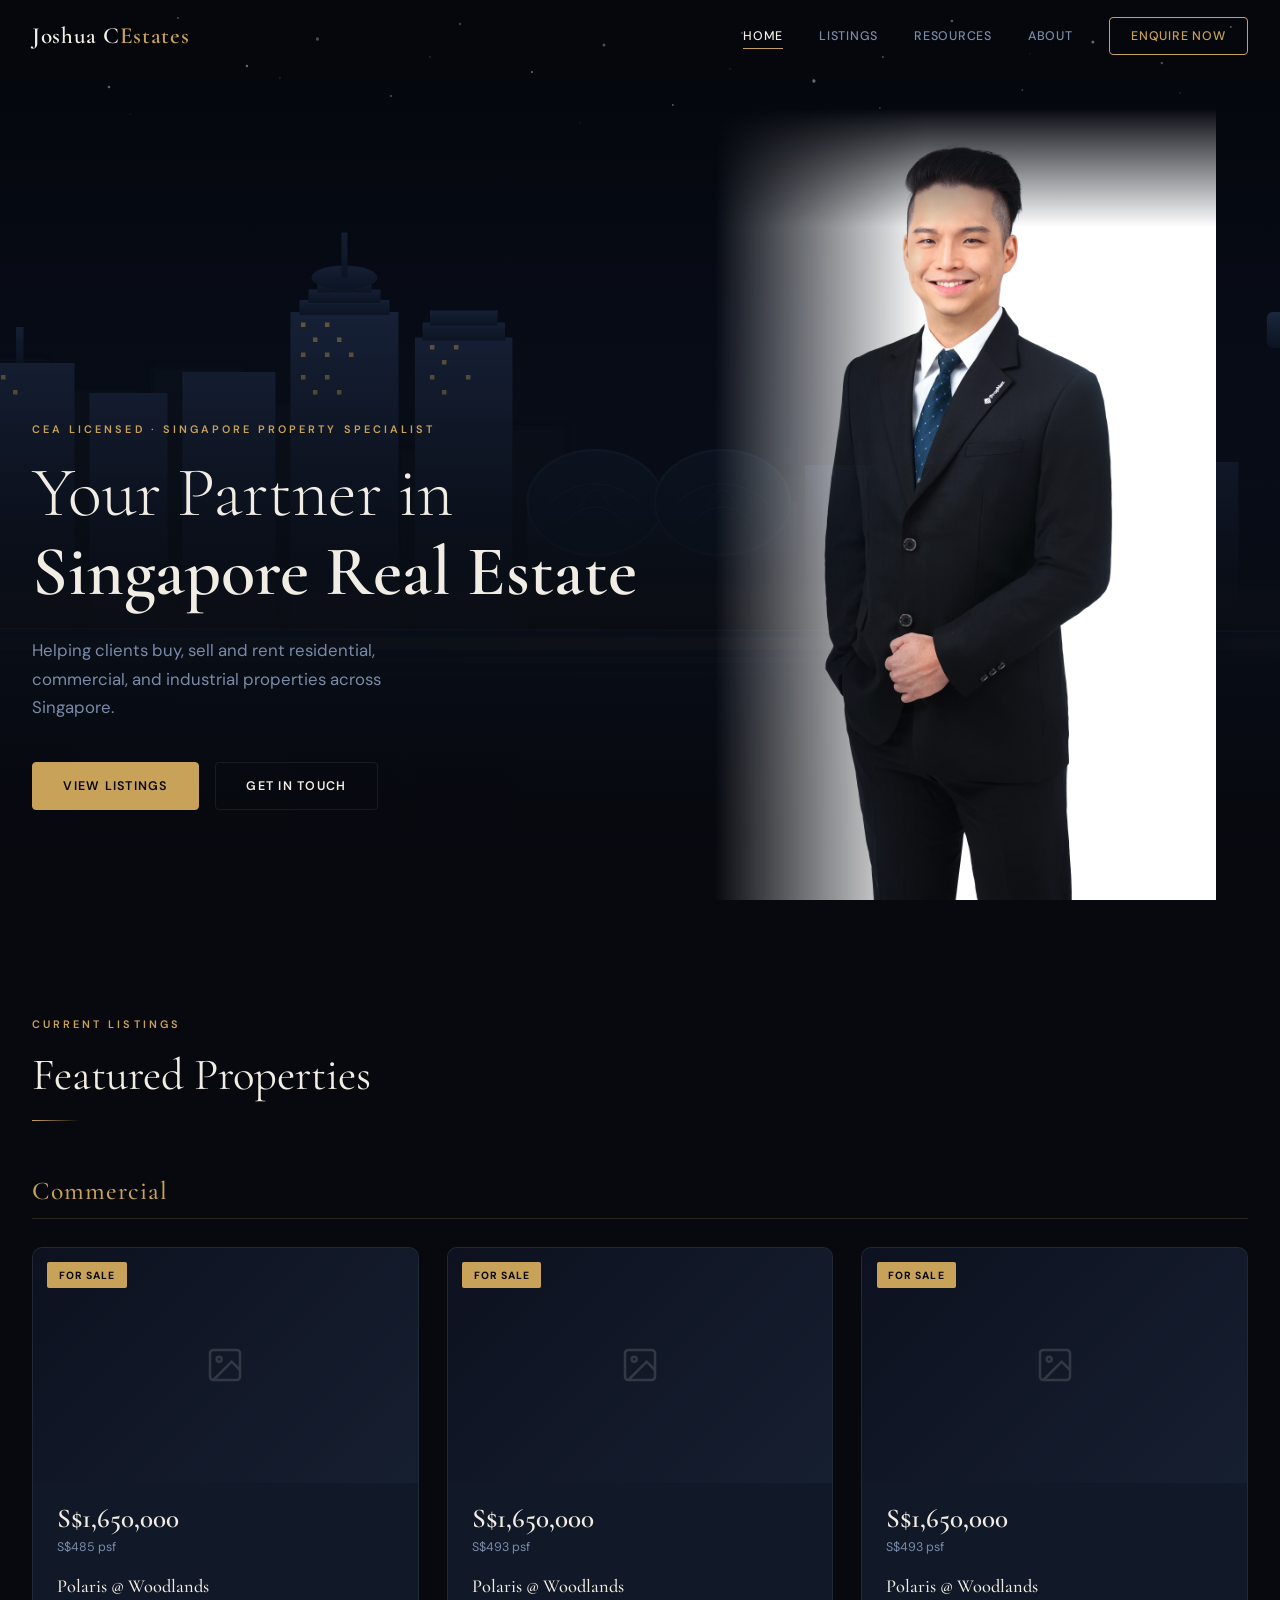
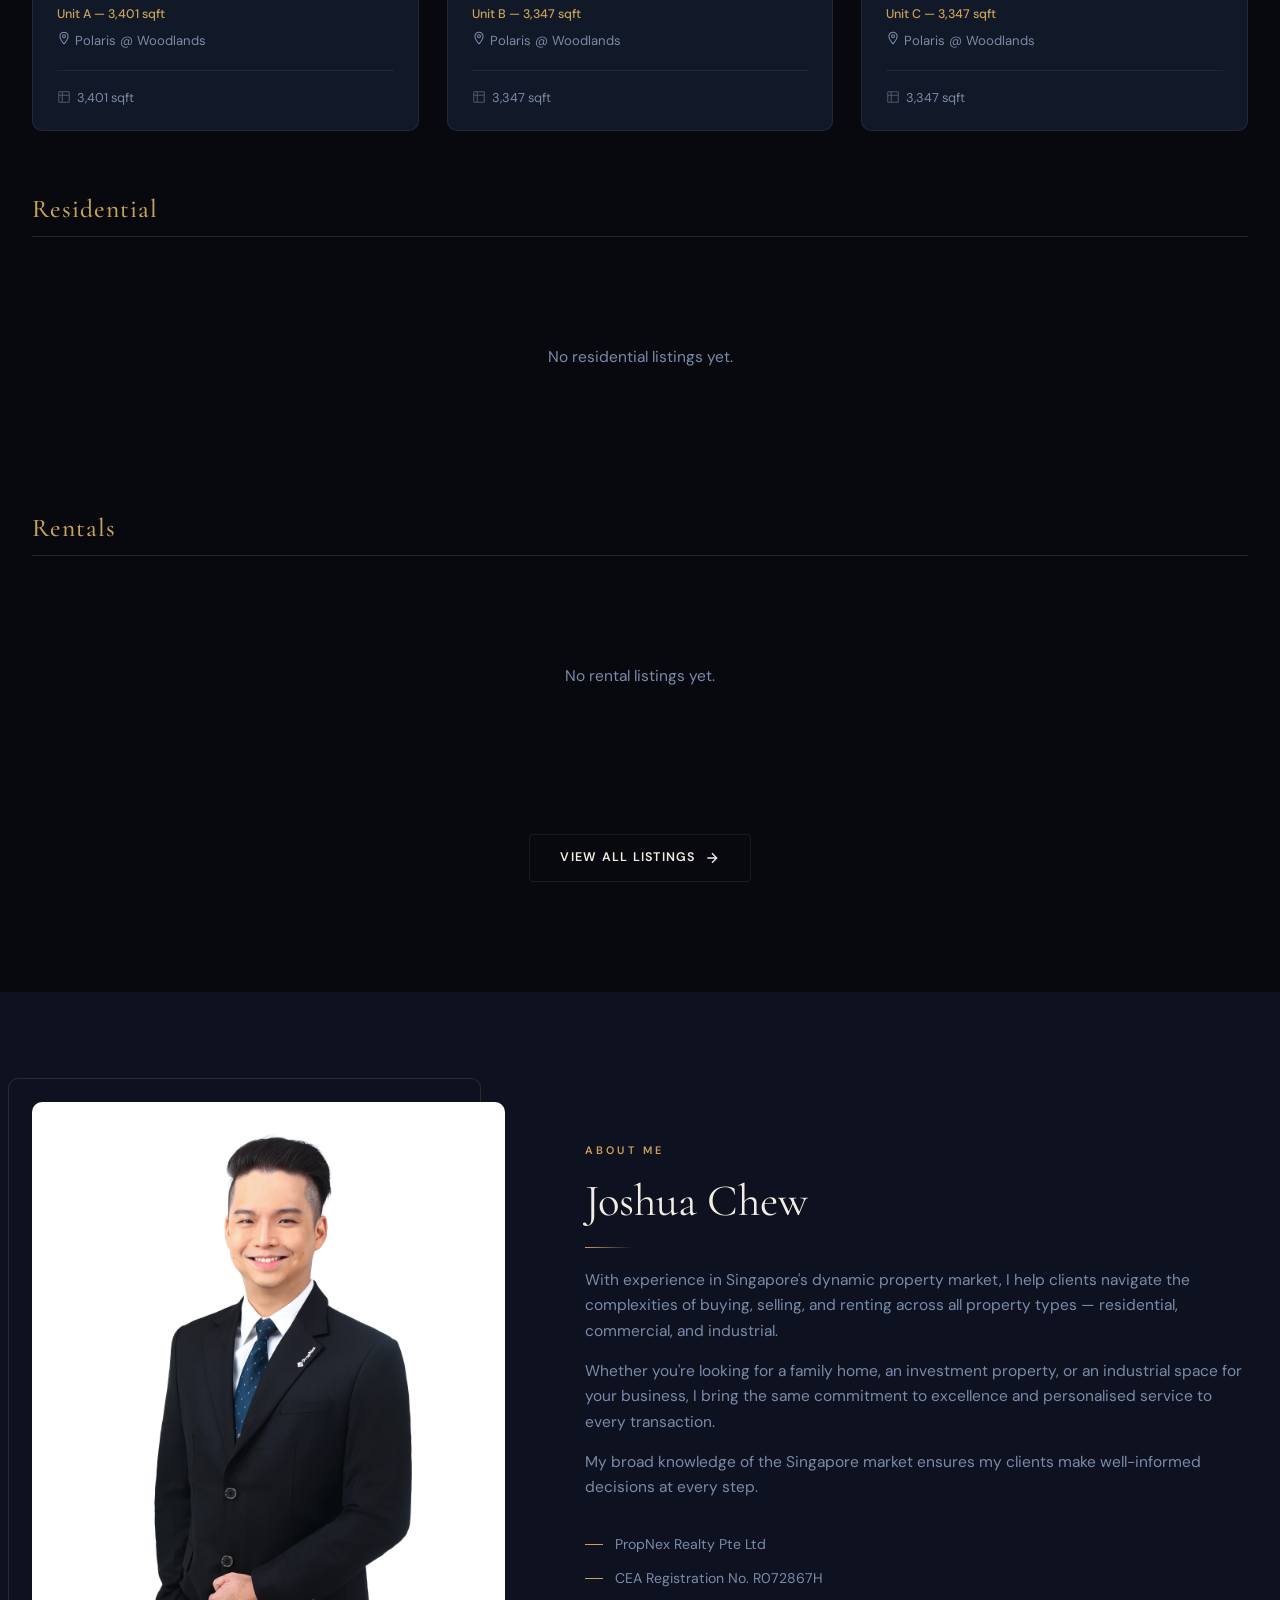
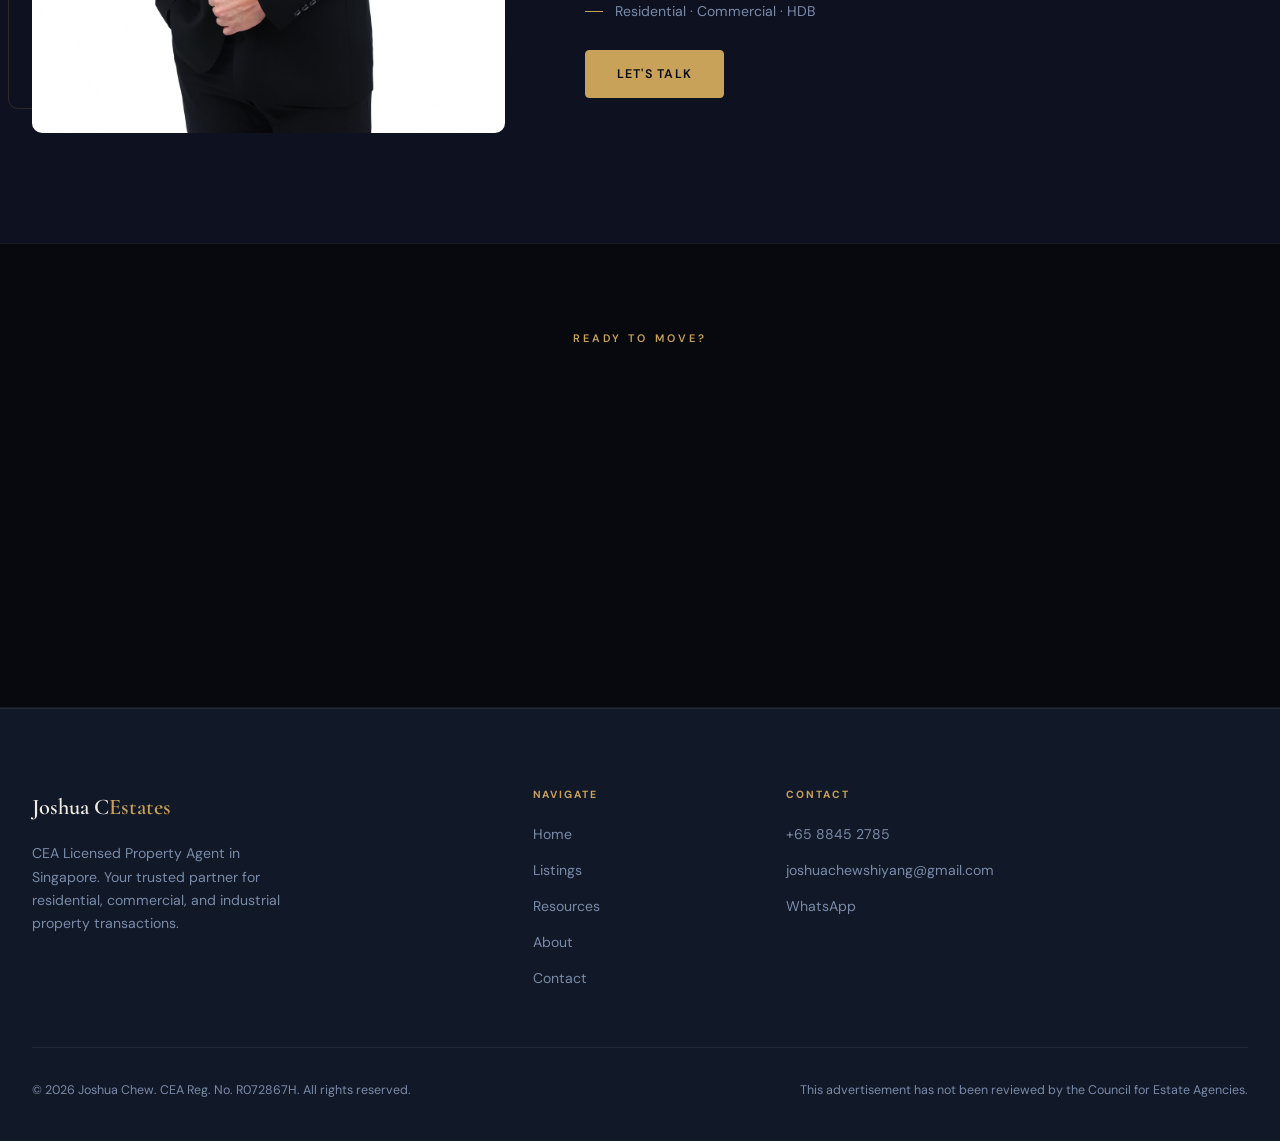
<file: index.html>
<!DOCTYPE html>
<html lang="en">
<head>
  <meta charset="UTF-8">
  <meta name="viewport" content="width=device-width, initial-scale=1.0">
  <title>Joshua Chew — Singapore Property Agent</title>
  <meta name="description" content="Singapore real estate made simple. Buy, sell, or rent with Joshua Chew — CEA-licensed property agent covering residential, commercial, and industrial properties.">
  <link rel="preconnect" href="https://fonts.googleapis.com">
  <link rel="preconnect" href="https://fonts.gstatic.com" crossorigin>
  <link href="https://fonts.googleapis.com/css2?family=Cormorant+Garamond:ital,wght@0,300;0,400;0,500;0,600;0,700;1,300;1,400&family=DM+Sans:opsz,wght@9..40,300;9..40,400;9..40,500;9..40,600&display=swap" rel="stylesheet">
  <link rel="stylesheet" href="assets/css/main.css">
</head>
<body data-page="home">

  <!-- ═══════════════ NAV ═══════════════ -->
  <nav class="nav" id="mainNav">
    <div class="nav-inner">
      <a href="index.html" class="nav-logo">Joshua C<em>Estates</em></a>
      <div class="nav-links">
        <a href="index.html">Home</a>
        <a href="listings.html">Listings</a>
        <a href="resources.html">Resources</a>
        <a href="#about">About</a>
        <a href="contact.html" class="nav-cta">Enquire Now</a>
      </div>
      <div class="nav-hamburger" id="hamburger"><span></span><span></span><span></span></div>
    </div>
  </nav>
  <div class="nav-mobile" id="mobileNav">
    <a href="index.html">Home</a>
    <a href="listings.html">Listings</a>
    <a href="resources.html">Resources</a>
    <a href="#about">About</a>
    <a href="contact.html">Enquire Now</a>
  </div>

  <!-- ═══════════════ HERO ═══════════════ -->
  <section class="hero">
    <div class="hero-skyline">
      <!-- Singapore skyline SVG — swap for a real photo if desired -->
      <img src="images/skyline/skyline-night.svg" alt="Singapore Skyline">
    </div>
    <div class="hero-overlay"></div>

    <!--
      AGENT PHOTO: Place your PNG/JPG in images/agent/JoshuaChew.jpg
      The image fades into the skyline via CSS masking.
      Works best with a transparent-background PNG, or a photo taken
      against a plain/dark background.
    -->
    <div class="hero-agent" id="heroAgent">
      <img src="images/agent/JoshuaChew.jpg" alt="Agent"
           onerror="this.parentElement.style.display='none'">
    </div>

    <div class="hero-content container">
      <span class="eyebrow">CEA Licensed · Singapore Property Specialist</span>
      <h1>Your Partner in<br><strong>Singapore Real Estate</strong></h1>
      <p>Helping clients buy, sell and rent residential, commercial, and industrial properties across Singapore.</p>
      <div class="hero-actions">
        <a href="listings.html" class="btn btn-primary">View Listings</a>
        <a href="contact.html" class="btn btn-outline">Get In Touch</a>
      </div>
    </div>
  </section>

  <!-- ═══════════════ FEATURED LISTINGS ═══════════════ -->
  <section class="section">
    <div class="container">
      <div class="section-head reveal">
        <span class="eyebrow">Current Listings</span>
        <h2>Featured Properties</h2>
        <div class="divider-line"></div>
      </div>

      <!-- Commercial -->
      <div class="category-section">
        <h3 class="category-heading reveal">Commercial</h3>
        <div id="featuredCommercial" class="listings-grid"></div>
      </div>

      <!-- Residential -->
      <div class="category-section">
        <h3 class="category-heading reveal">Residential</h3>
        <div id="featuredResidential" class="listings-grid"></div>
      </div>

      <!-- Rentals -->
      <div class="category-section">
        <h3 class="category-heading reveal">Rentals</h3>
        <div id="featuredRentals" class="listings-grid"></div>
      </div>

      <div style="text-align:center; margin-top:3rem;" class="reveal">
        <a href="listings.html" class="btn btn-outline">
          View All Listings
          <svg width="16" height="16" viewBox="0 0 24 24" fill="none" stroke="currentColor" stroke-width="2"><path d="M5 12h14M12 5l7 7-7 7"/></svg>
        </a>
      </div>
    </div>
  </section>

  <!-- ═══════════════ ABOUT ═══════════════ -->
  <section class="section" id="about" style="background:var(--bg-2)">
    <div class="container">
      <div class="about-grid">

        <div class="about-img-wrap reveal">
          <div class="about-img-frame"></div>
          <!--
            AGENT PORTRAIT: place your headshot in images/agent/JoshuaChew.jpg
            Recommended: portrait orientation, professional attire, plain background
          -->
          <img class="about-img" src="images/agent/JoshuaChew.jpg" alt="Joshua Chew"
               onerror="this.src='images/skyline/skyline-day.svg';this.style.objectPosition='center';">
        </div>

        <div class="about-content reveal reveal-delay-2">
          <span class="eyebrow">About Me</span>
          <h2>Joshua Chew</h2>
          <div class="divider-line"></div>
          <p>With experience in Singapore's dynamic property market, I help clients navigate the complexities of buying, selling, and renting across all property types — residential, commercial, and industrial.</p>
          <p style="margin-top:0.9rem;">Whether you're looking for a family home, an investment property, or an industrial space for your business, I bring the same commitment to excellence and personalised service to every transaction.</p>
          <p style="margin-top:0.9rem;">My broad knowledge of the Singapore market ensures my clients make well-informed decisions at every step.</p>
          <div class="credentials">
            <div class="cred">PropNex Realty Pte Ltd</div>
            <div class="cred">CEA Registration No. R072867H</div>
            <div class="cred">Residential · Commercial · HDB</div>
          </div>
          <br>
          <a href="contact.html" class="btn btn-primary">Let's Talk</a>
        </div>

      </div>
    </div>
  </section>

  <!-- ═══════════════ CTA STRIP ═══════════════ -->
  <section style="padding:80px 0; background:var(--bg); border-top:1px solid var(--border-dim); border-bottom:1px solid var(--border-dim);">
    <div class="container" style="text-align:center">
      <p class="eyebrow reveal">Ready to Move?</p>
      <h2 class="reveal" style="max-width:580px;margin:0 auto 1.5rem">Find Your Perfect Property in Singapore</h2>
      <p class="reveal" style="max-width:460px;margin:0 auto 2.5rem">Whether you're buying, selling, or renting — I'm here to guide every step.</p>
      <div class="reveal" style="display:flex;gap:1rem;justify-content:center;flex-wrap:wrap">
        <a href="listings.html" class="btn btn-primary">Browse Listings</a>
        <a href="contact.html" class="btn btn-outline">Free Consultation</a>
      </div>
    </div>
  </section>

  <!-- ═══════════════ FOOTER ═══════════════ -->
  <footer class="footer">
    <div class="container">
      <div class="footer-grid">
        <div class="footer-brand">
          <div class="footer-logo">Joshua C<em>Estates</em></div>
          <p>CEA Licensed Property Agent in Singapore. Your trusted partner for residential, commercial, and industrial property transactions.</p>
        </div>
        <div class="footer-col">
          <h5>Navigate</h5>
          <ul class="footer-links">
            <li><a href="index.html">Home</a></li>
            <li><a href="listings.html">Listings</a></li>
            <li><a href="resources.html">Resources</a></li>
            <li><a href="#about">About</a></li>
            <li><a href="contact.html">Contact</a></li>
          </ul>
        </div>
        <div class="footer-col">
          <h5>Contact</h5>
          <ul class="footer-links">
            <li><a href="tel:+6588452785">+65 8845 2785</a></li>
            <li><a href="mailto:joshuachewshiyang@gmail.com">joshuachewshiyang@gmail.com</a></li>
            <li><a href="https://wa.me/6588452785" target="_blank">WhatsApp</a></li>
          </ul>
        </div>
      </div>
      <div class="footer-bottom">
        <p>© 2026 Joshua Chew. CEA Reg. No. R072867H. All rights reserved.</p>
        <p>This advertisement has not been reviewed by the Council for Estate Agencies.</p>
      </div>
    </div>
  </footer>

  <script src="assets/js/app.js"></script>
</body>
</html>
</file>
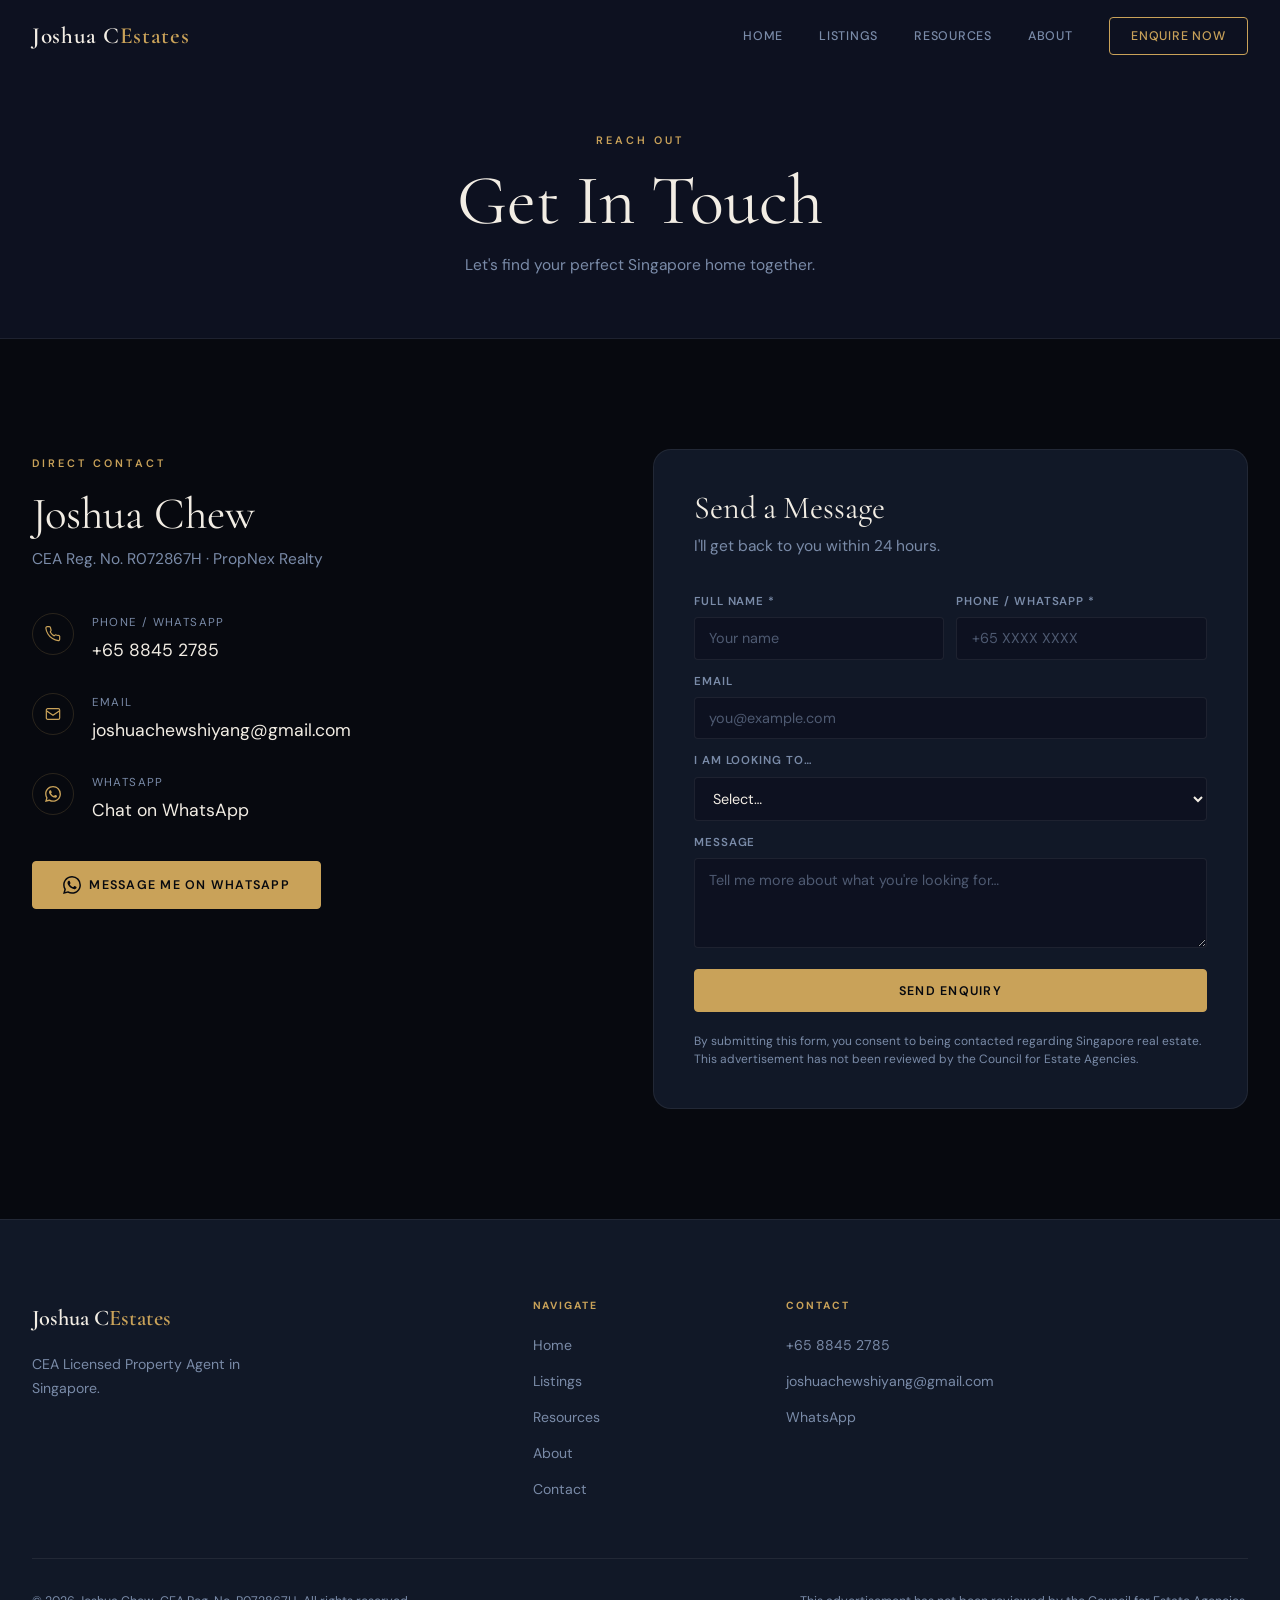
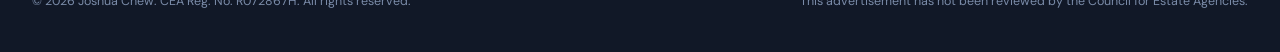
<file: contact.html>
<!DOCTYPE html>
<html lang="en">
<head>
  <meta charset="UTF-8">
  <meta name="viewport" content="width=device-width, initial-scale=1.0">
  <title>Contact — Joshua Chew</title>
  <meta name="description" content="Get in touch with Joshua Chew — Singapore property agent. Schedule a viewing, consultation, or enquire about a listing.">
  <link rel="preconnect" href="https://fonts.googleapis.com">
  <link rel="preconnect" href="https://fonts.gstatic.com" crossorigin>
  <link href="https://fonts.googleapis.com/css2?family=Cormorant+Garamond:ital,wght@0,300;0,400;0,500;0,600;0,700;1,300;1,400&family=DM+Sans:opsz,wght@9..40,300;9..40,400;9..40,500;9..40,600&display=swap" rel="stylesheet">
  <link rel="stylesheet" href="assets/css/main.css">
</head>
<body data-page="contact">

  <!-- ═══════════════ NAV ═══════════════ -->
  <nav class="nav scrolled" id="mainNav">
    <div class="nav-inner">
      <a href="index.html" class="nav-logo">Joshua C<em>Estates</em></a>
      <div class="nav-links">
        <a href="index.html">Home</a>
        <a href="listings.html">Listings</a>
        <a href="resources.html">Resources</a>
        <a href="index.html#about">About</a>
        <a href="contact.html" class="nav-cta">Enquire Now</a>
      </div>
      <div class="nav-hamburger" id="hamburger"><span></span><span></span><span></span></div>
    </div>
  </nav>
  <div class="nav-mobile" id="mobileNav">
    <a href="index.html">Home</a>
    <a href="listings.html">Listings</a>
    <a href="resources.html">Resources</a>
    <a href="index.html#about">About</a>
    <a href="contact.html">Enquire Now</a>
  </div>

  <!-- ═══════════════ PAGE HEADER ═══════════════ -->
  <div class="page-header">
    <div class="container">
      <span class="eyebrow">Reach Out</span>
      <h1>Get In Touch</h1>
      <p style="max-width:420px;margin:0.5rem auto 0">Let's find your perfect Singapore home together.</p>
    </div>
  </div>

  <!-- ═══════════════ CONTACT SECTION ═══════════════ -->
  <section class="section">
    <div class="container">
      <div class="contact-grid">

        <!-- Contact Info -->
        <div class="reveal">
          <span class="eyebrow">Direct Contact</span>
          <h2 style="margin-bottom:0.5rem">Joshua Chew</h2>
          <p style="margin-bottom:2.5rem">CEA Reg. No. R072867H · PropNex Realty</p>

          <div class="contact-detail-row">
            <div class="contact-icon">
              <svg width="16" height="16" viewBox="0 0 24 24" fill="none" stroke="currentColor" stroke-width="1.8"><path d="M22 16.92v3a2 2 0 0 1-2.18 2 19.79 19.79 0 0 1-8.63-3.07A19.5 19.5 0 0 1 4.41 12a19.79 19.79 0 0 1-3.07-8.67A2 2 0 0 1 3.32 1h3a2 2 0 0 1 2 1.72c.127.96.361 1.903.7 2.81a2 2 0 0 1-.45 2.11L7.91 8.91a16 16 0 0 0 5.89 5.89l.77-.77a2 2 0 0 1 2.11-.45c.907.339 1.85.573 2.81.7A2 2 0 0 1 22 16.92z"/></svg>
            </div>
            <div>
              <p style="font-size:0.72rem;letter-spacing:0.12em;text-transform:uppercase;margin-bottom:0.25rem">Phone / WhatsApp</p>
              <a href="tel:+6588452785" data-agent-phone style="font-size:1.1rem;color:var(--text)">+65 8845 2785</a>
            </div>
          </div>

          <div class="contact-detail-row">
            <div class="contact-icon">
              <svg width="16" height="16" viewBox="0 0 24 24" fill="none" stroke="currentColor" stroke-width="1.8"><rect x="2" y="4" width="20" height="16" rx="2"/><path d="m2 7 10 7 10-7"/></svg>
            </div>
            <div>
              <p style="font-size:0.72rem;letter-spacing:0.12em;text-transform:uppercase;margin-bottom:0.25rem">Email</p>
              <a href="mailto:joshuachewshiyang@gmail.com" data-agent-email style="font-size:1.1rem;color:var(--text)">joshuachewshiyang@gmail.com</a>
            </div>
          </div>

          <div class="contact-detail-row">
            <div class="contact-icon">
              <svg width="16" height="16" viewBox="0 0 24 24" fill="currentColor"><path d="M17.472 14.382c-.297-.149-1.758-.867-2.03-.967-.273-.099-.471-.148-.67.15-.197.297-.767.966-.94 1.164-.173.199-.347.223-.644.075-.297-.15-1.255-.463-2.39-1.475-.883-.788-1.48-1.761-1.653-2.059-.173-.297-.018-.458.13-.606.134-.133.298-.347.446-.52.149-.174.198-.298.298-.497.099-.198.05-.371-.025-.52-.075-.149-.669-1.612-.916-2.207-.242-.579-.487-.5-.669-.51-.173-.008-.371-.01-.57-.01-.198 0-.52.074-.792.372-.272.297-1.04 1.016-1.04 2.479 0 1.462 1.065 2.875 1.213 3.074.149.198 2.096 3.2 5.077 4.487.709.306 1.262.489 1.694.625.712.227 1.36.195 1.871.118.571-.085 1.758-.719 2.006-1.413.248-.694.248-1.289.173-1.413-.074-.124-.272-.198-.57-.347m-5.421 7.403h-.004a9.87 9.87 0 0 1-5.031-1.378l-.361-.214-3.741.982.998-3.648-.235-.374a9.86 9.86 0 0 1-1.51-5.26c.001-5.45 4.436-9.884 9.888-9.884 2.64 0 5.122 1.03 6.988 2.898a9.825 9.825 0 0 1 2.893 6.994c-.003 5.45-4.437 9.884-9.885 9.884m8.413-18.297A11.815 11.815 0 0 0 12.05 0C5.495 0 .16 5.335.157 11.892c0 2.096.547 4.142 1.588 5.945L.057 24l6.305-1.654a11.882 11.882 0 0 0 5.683 1.448h.005c6.554 0 11.89-5.335 11.893-11.893a11.821 11.821 0 0 0-3.48-8.413z"/></svg>
            </div>
            <div>
              <p style="font-size:0.72rem;letter-spacing:0.12em;text-transform:uppercase;margin-bottom:0.25rem">WhatsApp</p>
              <a href="https://wa.me/6588452785" target="_blank" data-agent-wa style="font-size:1.1rem;color:var(--text)">Chat on WhatsApp</a>
            </div>
          </div>

          <!-- Quick WhatsApp CTA -->
          <a href="https://wa.me/6588452785?text=Hi%2C%20I%27d%20like%20to%20enquire%20about%20a%20property."
             target="_blank" data-agent-wa
             class="btn btn-primary" style="margin-top:0.5rem">
            <svg width="18" height="18" viewBox="0 0 24 24" fill="currentColor"><path d="M17.472 14.382c-.297-.149-1.758-.867-2.03-.967-.273-.099-.471-.148-.67.15-.197.297-.767.966-.94 1.164-.173.199-.347.223-.644.075-.297-.15-1.255-.463-2.39-1.475-.883-.788-1.48-1.761-1.653-2.059-.173-.297-.018-.458.13-.606.134-.133.298-.347.446-.52.149-.174.198-.298.298-.497.099-.198.05-.371-.025-.52-.075-.149-.669-1.612-.916-2.207-.242-.579-.487-.5-.669-.51-.173-.008-.371-.01-.57-.01-.198 0-.52.074-.792.372-.272.297-1.04 1.016-1.04 2.479 0 1.462 1.065 2.875 1.213 3.074.149.198 2.096 3.2 5.077 4.487.709.306 1.262.489 1.694.625.712.227 1.36.195 1.871.118.571-.085 1.758-.719 2.006-1.413.248-.694.248-1.289.173-1.413-.074-.124-.272-.198-.57-.347m-5.421 7.403h-.004a9.87 9.87 0 0 1-5.031-1.378l-.361-.214-3.741.982.998-3.648-.235-.374a9.86 9.86 0 0 1-1.51-5.26c.001-5.45 4.436-9.884 9.888-9.884 2.64 0 5.122 1.03 6.988 2.898a9.825 9.825 0 0 1 2.893 6.994c-.003 5.45-4.437 9.884-9.885 9.884m8.413-18.297A11.815 11.815 0 0 0 12.05 0C5.495 0 .16 5.335.157 11.892c0 2.096.547 4.142 1.588 5.945L.057 24l6.305-1.654a11.882 11.882 0 0 0 5.683 1.448h.005c6.554 0 11.89-5.335 11.893-11.893a11.821 11.821 0 0 0-3.48-8.413z"/></svg>
            Message Me on WhatsApp
          </a>
        </div>

        <!-- Contact Form -->
        <div class="contact-form-wrap reveal reveal-delay-2">
          <h3 style="margin-bottom:0.5rem">Send a Message</h3>
          <p style="margin-bottom:2rem">I'll get back to you within 24 hours.</p>

          <form id="contactForm">
            <div class="form-row">
              <div class="form-group">
                <label class="form-label">Full Name *</label>
                <input type="text" name="name" class="form-input" placeholder="Your name" required>
              </div>
              <div class="form-group">
                <label class="form-label">Phone / WhatsApp *</label>
                <input type="tel" name="phone" class="form-input" placeholder="+65 XXXX XXXX" required>
              </div>
            </div>
            <div class="form-group">
              <label class="form-label">Email</label>
              <input type="email" name="email" class="form-input" placeholder="you@example.com">
            </div>
            <div class="form-group">
              <label class="form-label">I am looking to…</label>
              <select name="intent" class="form-input">
                <option value="">Select…</option>
                <option>Buy a property</option>
                <option>Sell my property</option>
                <option>Rent a property</option>
                <option>List my property for rent</option>
                <option>General enquiry</option>
              </select>
            </div>
            <div class="form-group">
              <label class="form-label">Message</label>
              <textarea name="message" class="form-input" placeholder="Tell me more about what you're looking for…"></textarea>
            </div>
            <button type="submit" class="btn btn-primary" style="width:100%;justify-content:center">
              Send Enquiry
            </button>
          </form>

          <p style="font-size:0.75rem;color:var(--text-muted);margin-top:1.25rem;line-height:1.5">
            By submitting this form, you consent to being contacted regarding Singapore real estate. 
            This advertisement has not been reviewed by the Council for Estate Agencies.
          </p>
        </div>

      </div>
    </div>
  </section>

  <!-- ═══════════════ FOOTER ═══════════════ -->
  <footer class="footer">
    <div class="container">
      <div class="footer-grid">
        <div class="footer-brand">
          <div class="footer-logo">Joshua C<em>Estates</em></div>
          <p>CEA Licensed Property Agent in Singapore.</p>
        </div>
        <div class="footer-col">
          <h5>Navigate</h5>
          <ul class="footer-links">
            <li><a href="index.html">Home</a></li>
            <li><a href="listings.html">Listings</a></li>
            <li><a href="resources.html">Resources</a></li>
            <li><a href="index.html#about">About</a></li>
            <li><a href="contact.html">Contact</a></li>
          </ul>
        </div>
        <div class="footer-col">
          <h5>Contact</h5>
          <ul class="footer-links">
            <li><a href="tel:+6588452785">+65 8845 2785</a></li>
            <li><a href="mailto:joshuachewshiyang@gmail.com">joshuachewshiyang@gmail.com</a></li>
            <li><a href="https://wa.me/6588452785" target="_blank">WhatsApp</a></li>
          </ul>
        </div>
      </div>
      <div class="footer-bottom">
        <p>© 2026 Joshua Chew. CEA Reg. No. R072867H. All rights reserved.</p>
        <p>This advertisement has not been reviewed by the Council for Estate Agencies.</p>
      </div>
    </div>
  </footer>

  <script src="assets/js/app.js"></script>
</body>
</html>
</file>
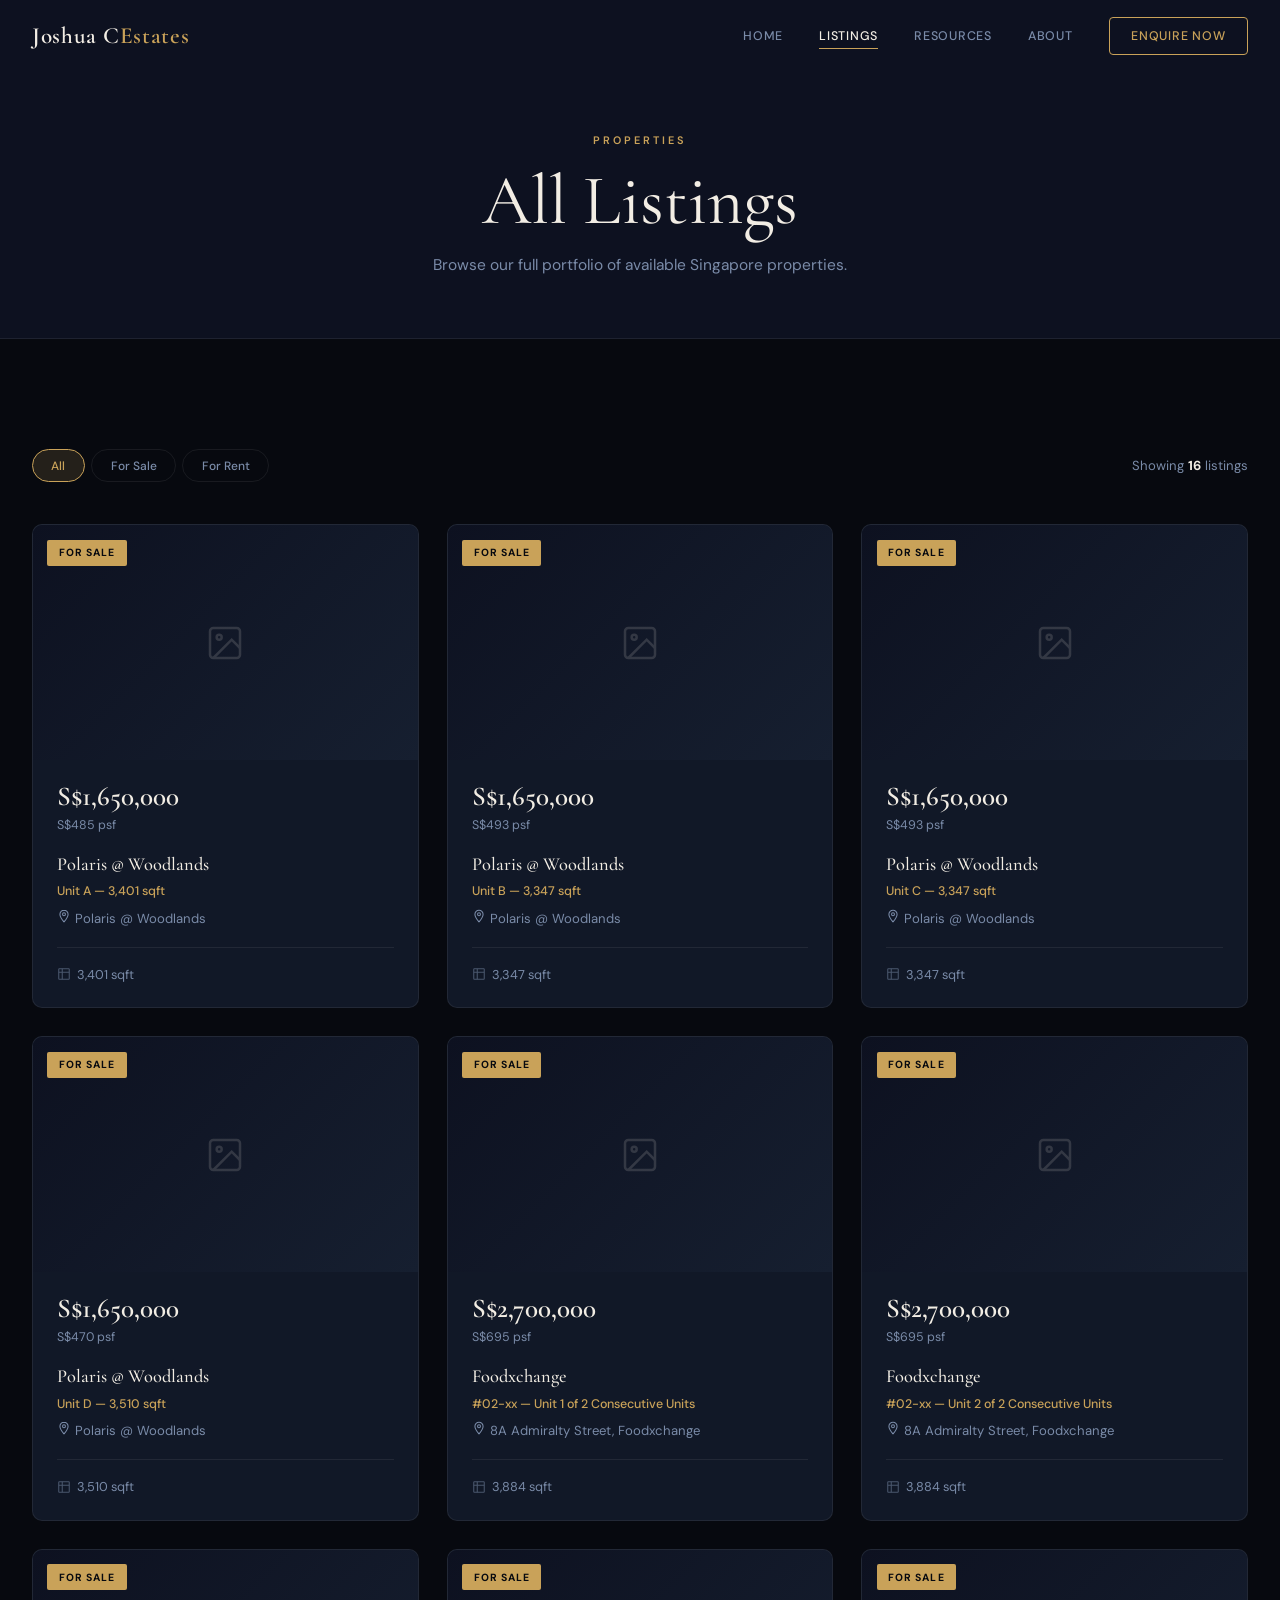
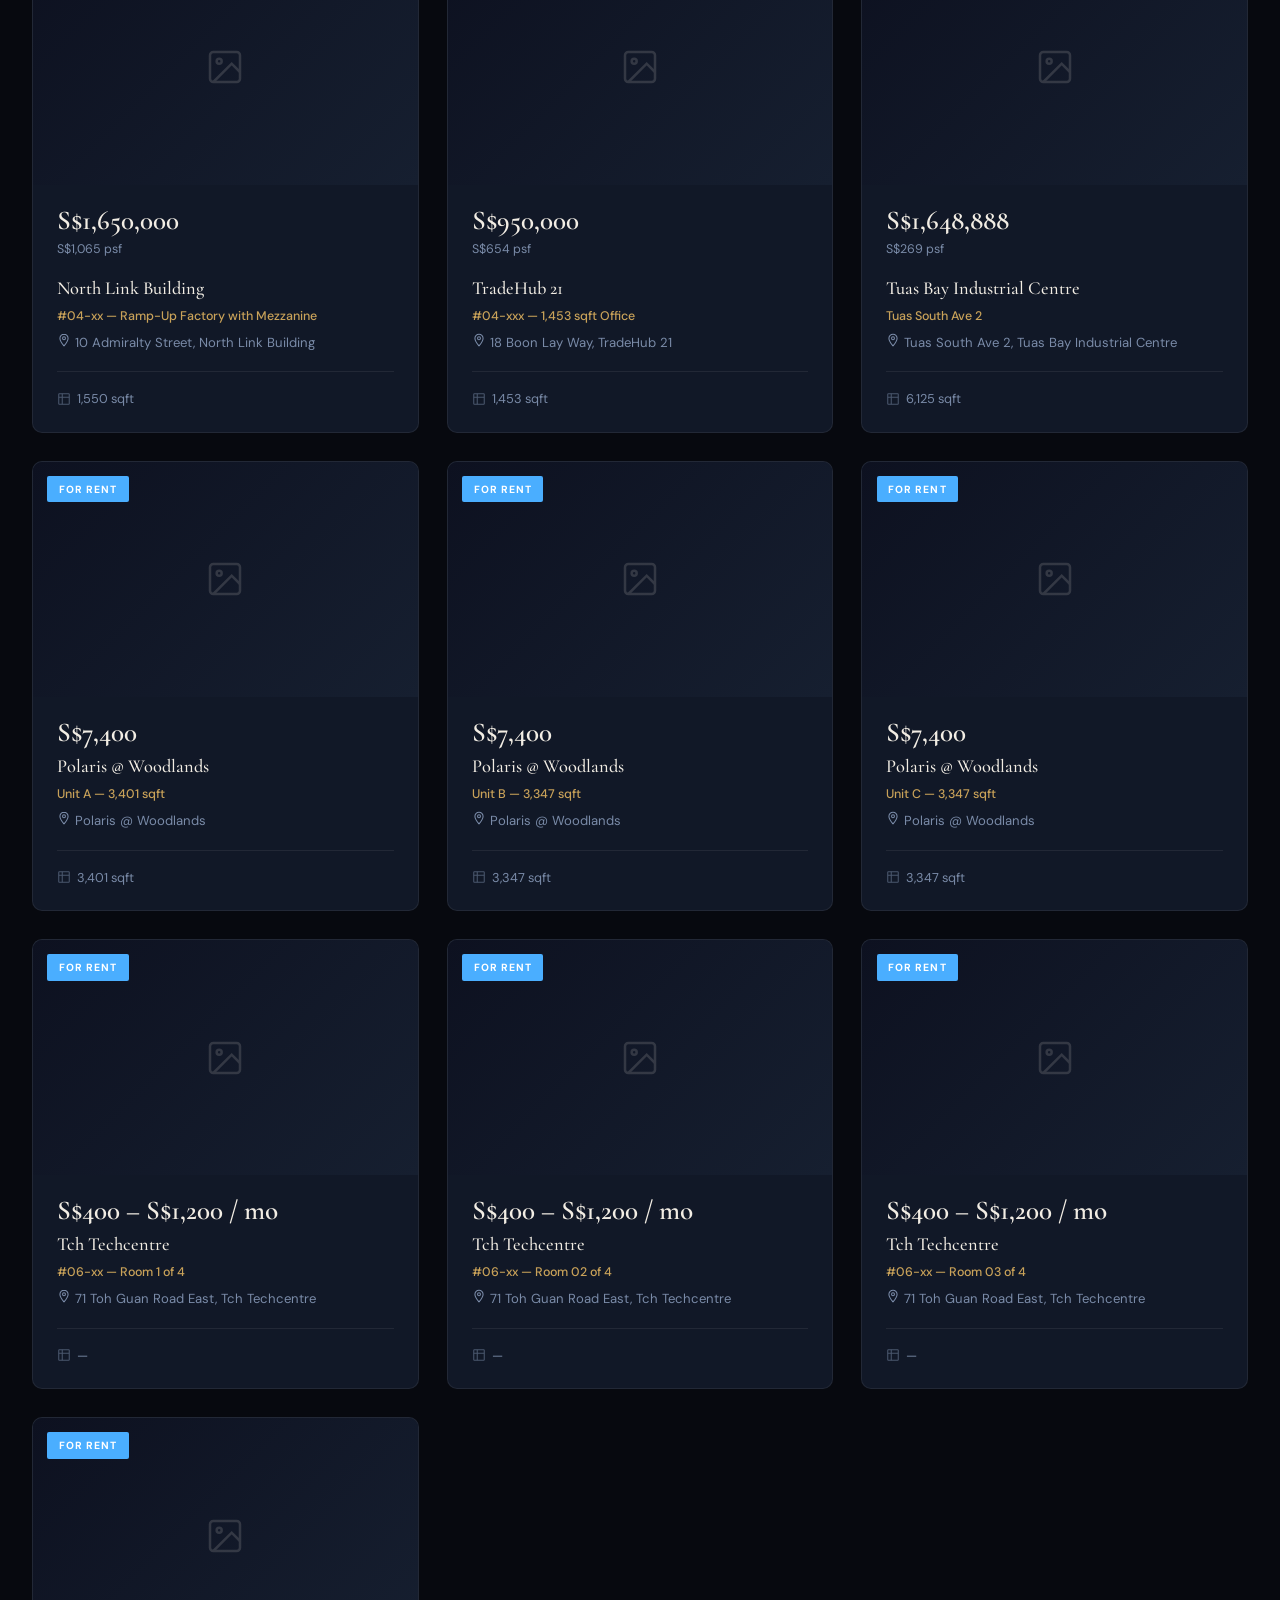
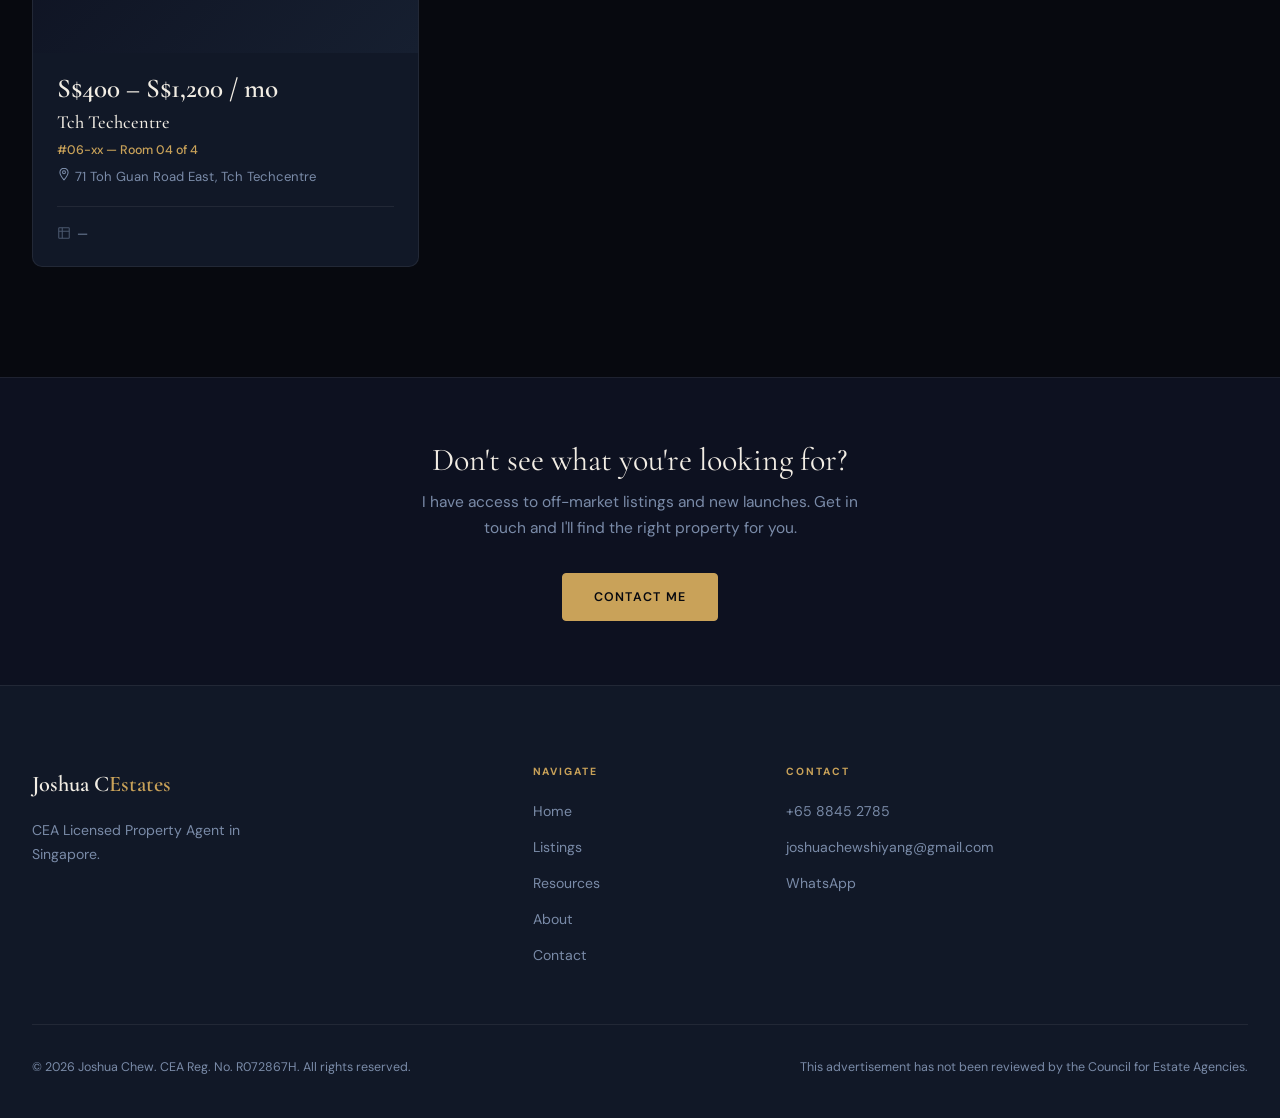
<file: listings.html>
<!DOCTYPE html>
<html lang="en">
<head>
  <meta charset="UTF-8">
  <meta name="viewport" content="width=device-width, initial-scale=1.0">
  <title>Listings — Joshua Chew</title>
  <meta name="description" content="Browse properties available for sale and rent in Singapore — residential, commercial, and industrial. Contact Joshua Chew for viewings and enquiries.">
  <link rel="preconnect" href="https://fonts.googleapis.com">
  <link rel="preconnect" href="https://fonts.gstatic.com" crossorigin>
  <link href="https://fonts.googleapis.com/css2?family=Cormorant+Garamond:ital,wght@0,300;0,400;0,500;0,600;0,700;1,300;1,400&family=DM+Sans:opsz,wght@9..40,300;9..40,400;9..40,500;9..40,600&display=swap" rel="stylesheet">
  <link rel="stylesheet" href="assets/css/main.css">
</head>
<body data-page="listings">

  <!-- ═══════════════ NAV ═══════════════ -->
  <nav class="nav scrolled" id="mainNav">
    <div class="nav-inner">
      <a href="index.html" class="nav-logo">Joshua C<em>Estates</em></a>
      <div class="nav-links">
        <a href="index.html">Home</a>
        <a href="listings.html">Listings</a>
        <a href="resources.html">Resources</a>
        <a href="index.html#about">About</a>
        <a href="contact.html" class="nav-cta">Enquire Now</a>
      </div>
      <div class="nav-hamburger" id="hamburger"><span></span><span></span><span></span></div>
    </div>
  </nav>
  <div class="nav-mobile" id="mobileNav">
    <a href="index.html">Home</a>
    <a href="listings.html">Listings</a>
    <a href="resources.html">Resources</a>
    <a href="index.html#about">About</a>
    <a href="contact.html">Enquire Now</a>
  </div>

  <!-- ═══════════════ PAGE HEADER ═══════════════ -->
  <div class="page-header">
    <div class="container">
      <span class="eyebrow">Properties</span>
      <h1>All Listings</h1>
      <p style="max-width:480px;margin:0.5rem auto 0">Browse our full portfolio of available Singapore properties.</p>
    </div>
  </div>

  <!-- ═══════════════ LISTINGS ═══════════════ -->
  <section class="section">
    <div class="container">

      <!-- Filter bar -->
      <div style="margin-bottom:2rem">
        <div style="display:flex;align-items:center;justify-content:space-between;flex-wrap:wrap;gap:1rem">
          <div class="filter-bar" style="margin-bottom:0">
            <button class="filter-btn active" data-primary="all">All</button>
            <button class="filter-btn" data-primary="sale">For Sale</button>
            <button class="filter-btn" data-primary="rent">For Rent</button>
          </div>
          <p style="font-size:0.82rem;color:var(--text-muted);white-space:nowrap">
            Showing <strong id="listingCount" style="color:var(--text)">—</strong> listings
          </p>
        </div>
        <div class="filter-bar filter-bar-sub" id="subFilters">
          <button class="filter-sub active" data-sub="all">All Types</button>
          <button class="filter-sub" data-sub="commercial">Commercial</button>
          <button class="filter-sub" data-sub="condo">Condo</button>
          <button class="filter-sub" data-sub="hdb">HDB</button>
          <button class="filter-sub" data-sub="landed">Landed</button>
        </div>
      </div>

      <!-- Grid — injected by app.js -->
      <div id="listingsGrid" class="listings-grid"></div>

    </div>
  </section>

  <!-- ═══════════════ CTA ═══════════════ -->
  <section class="section-sm" style="background:var(--bg-2);border-top:1px solid var(--border-dim)">
    <div class="container" style="text-align:center">
      <h3 class="reveal">Don't see what you're looking for?</h3>
      <p class="reveal" style="margin:0.75rem auto 2rem;max-width:440px">I have access to off-market listings and new launches. Get in touch and I'll find the right property for you.</p>
      <a href="contact.html" class="btn btn-primary reveal">Contact Me</a>
    </div>
  </section>

  <!-- ═══════════════ FOOTER ═══════════════ -->
  <footer class="footer">
    <div class="container">
      <div class="footer-grid">
        <div class="footer-brand">
          <div class="footer-logo">Joshua C<em>Estates</em></div>
          <p>CEA Licensed Property Agent in Singapore.</p>
        </div>
        <div class="footer-col">
          <h5>Navigate</h5>
          <ul class="footer-links">
            <li><a href="index.html">Home</a></li>
            <li><a href="listings.html">Listings</a></li>
            <li><a href="resources.html">Resources</a></li>
            <li><a href="index.html#about">About</a></li>
            <li><a href="contact.html">Contact</a></li>
          </ul>
        </div>
        <div class="footer-col">
          <h5>Contact</h5>
          <ul class="footer-links">
            <li><a href="tel:+6588452785">+65 8845 2785</a></li>
            <li><a href="mailto:joshuachewshiyang@gmail.com">joshuachewshiyang@gmail.com</a></li>
            <li><a href="https://wa.me/6588452785" target="_blank">WhatsApp</a></li>
          </ul>
        </div>
      </div>
      <div class="footer-bottom">
        <p>© 2026 Joshua Chew. CEA Reg. No. R072867H. All rights reserved.</p>
        <p>This advertisement has not been reviewed by the Council for Estate Agencies.</p>
      </div>
    </div>
  </footer>

  <script src="assets/js/app.js"></script>
</body>
</html>
</file>
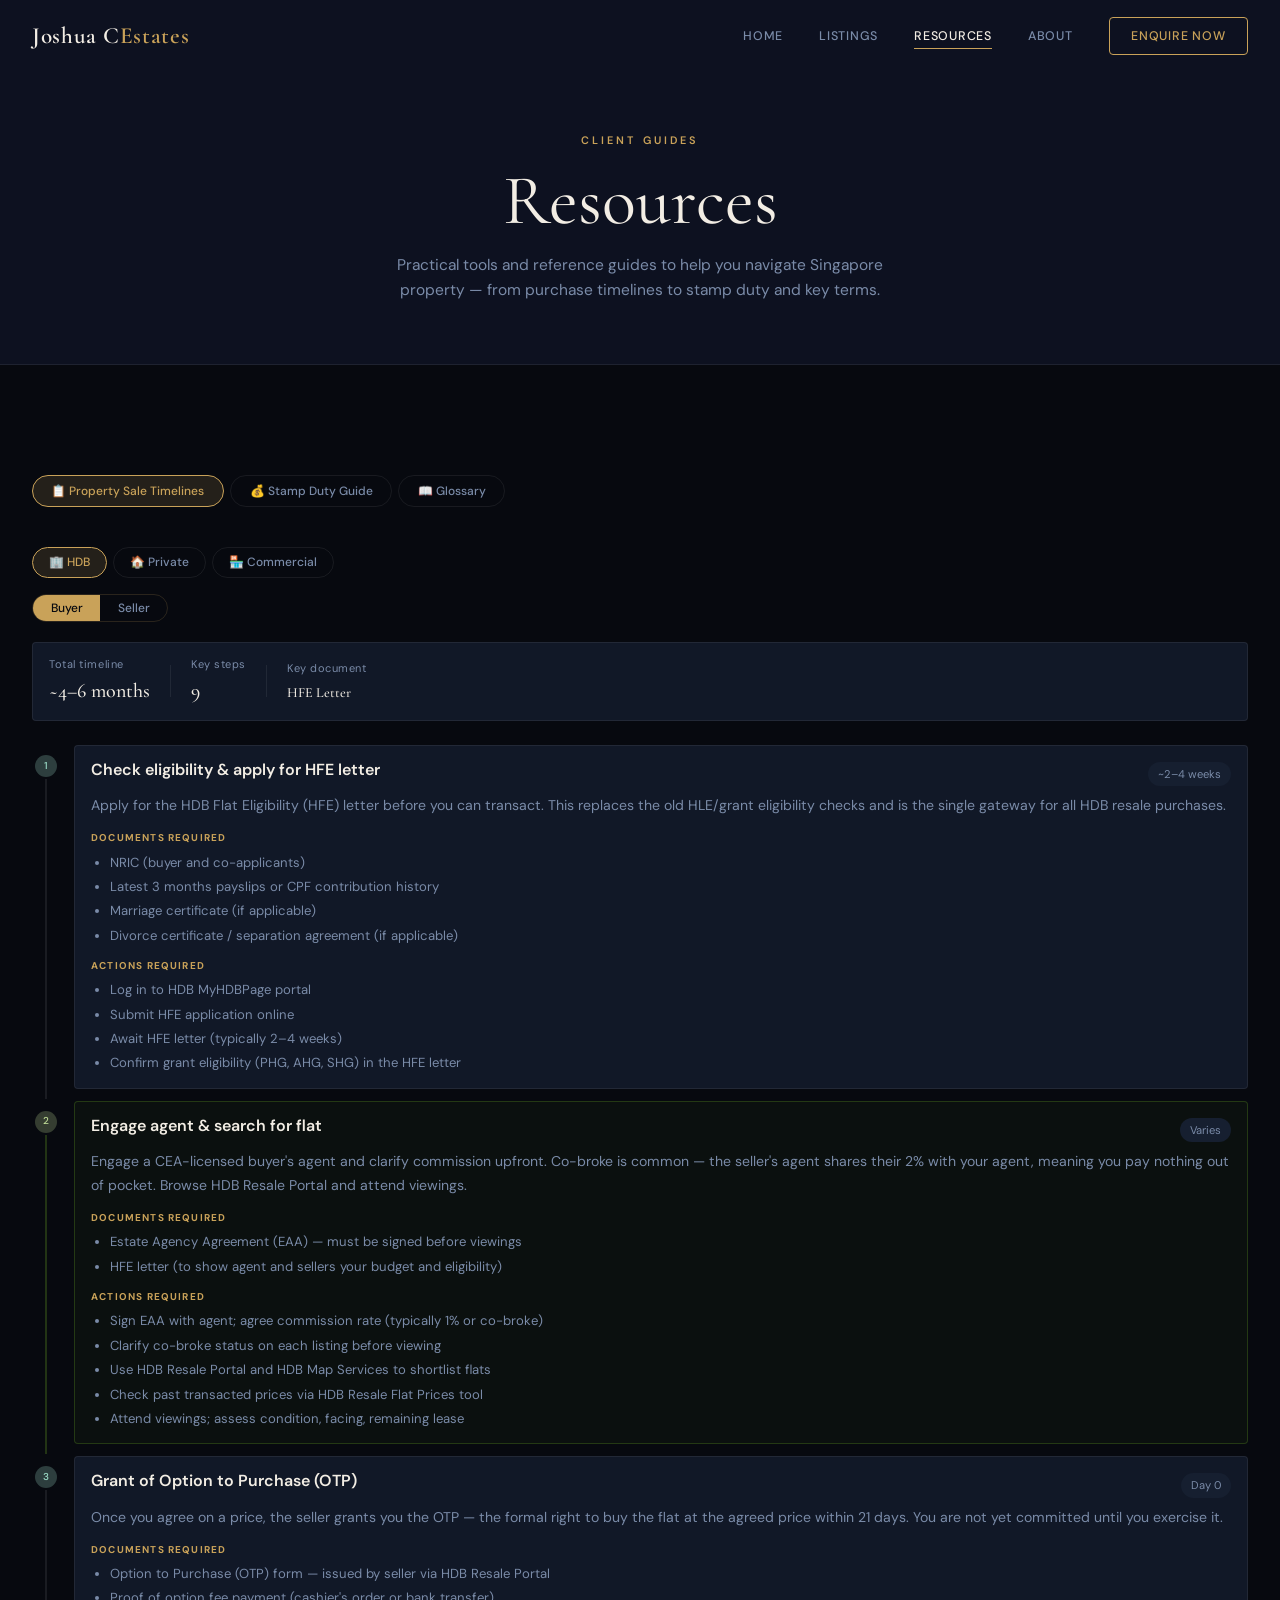
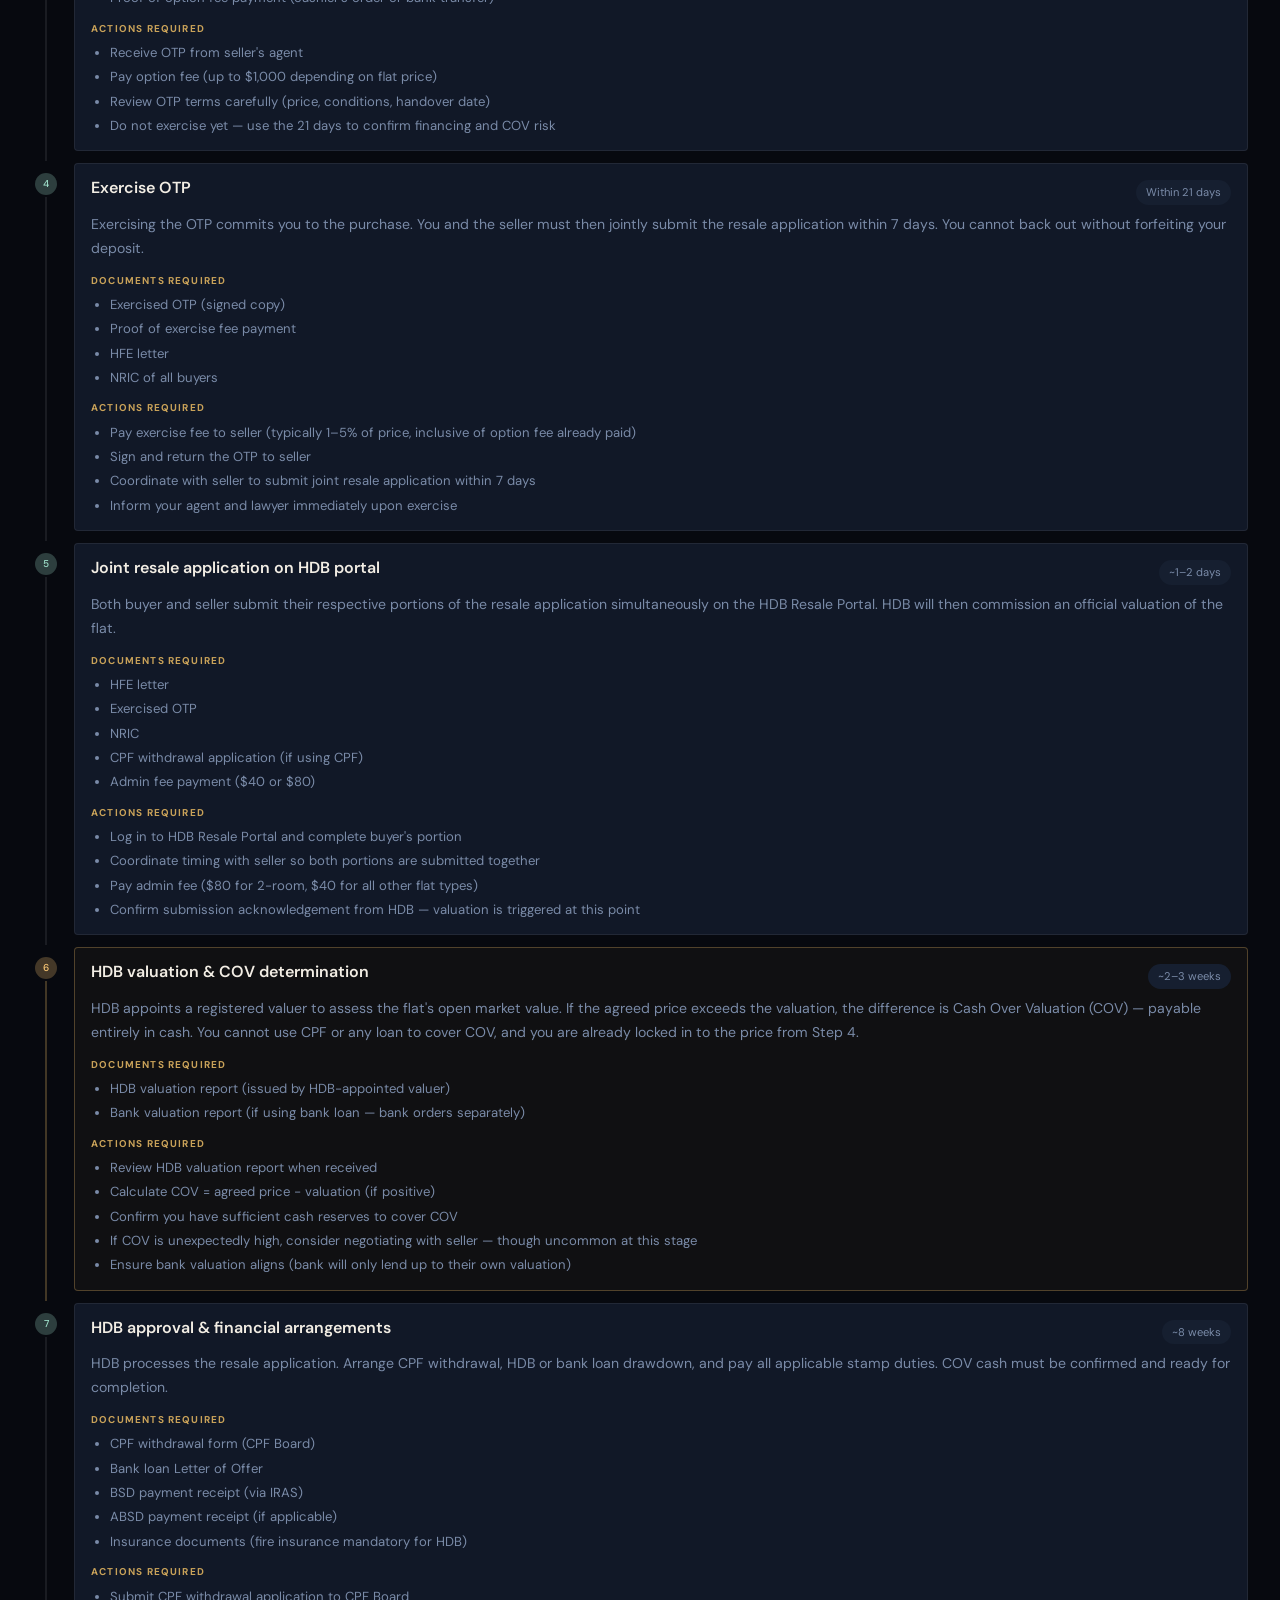
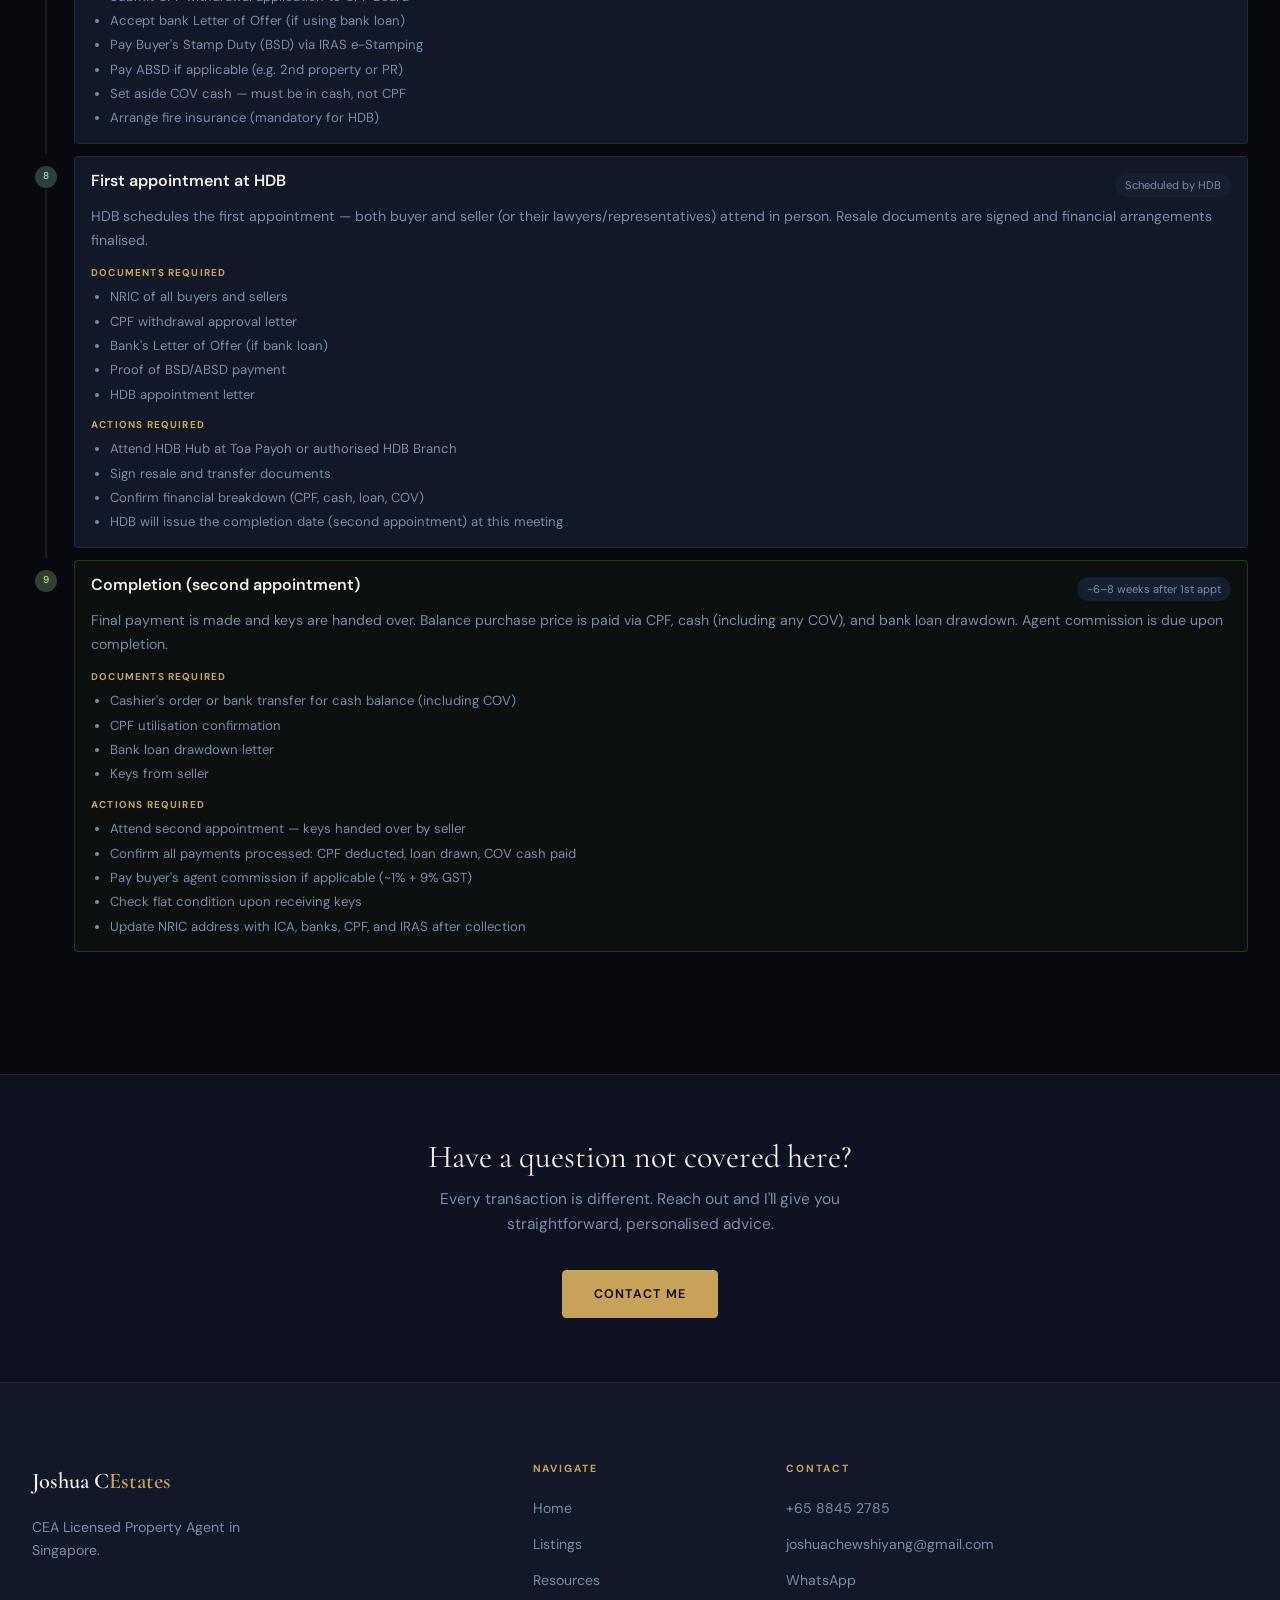
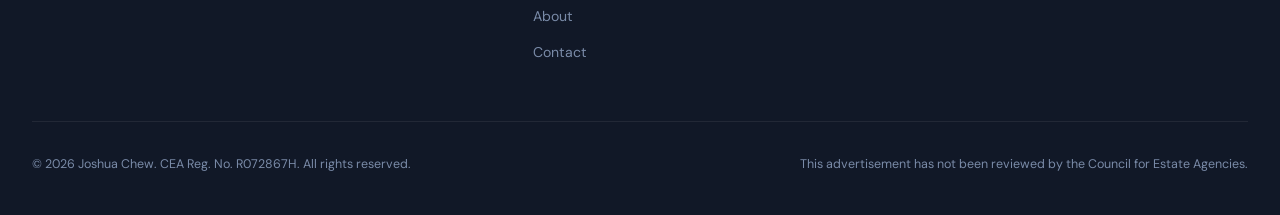
<file: resources.html>
<!DOCTYPE html>
<html lang="en">
<head>
  <meta charset="UTF-8">
  <meta name="viewport" content="width=device-width, initial-scale=1.0">
  <title>Resources — Joshua Chew</title>
  <meta name="description" content="Free guides and tools for Singapore property buyers and sellers — purchase timelines, stamp duty reference, glossary and more.">
  <link rel="preconnect" href="https://fonts.googleapis.com">
  <link rel="preconnect" href="https://fonts.gstatic.com" crossorigin>
  <link href="https://fonts.googleapis.com/css2?family=Cormorant+Garamond:ital,wght@0,300;0,400;0,500;0,600;0,700;1,300;1,400&family=DM+Sans:opsz,wght@9..40,300;9..40,400;9..40,500;9..40,600&display=swap" rel="stylesheet">
  <link rel="stylesheet" href="assets/css/main.css">
  <style>
    /* ── RESOURCE TAB PANEL SWITCHING ───────────────── */
    .res-panel { display: none; }
    .res-panel.active { display: block; }

    /* ── TAB FONT SIZES — match site-wide .filter-btn (0.75rem) ── */
    .tl-wrap .tab {
      font-size: 0.75rem !important;
    }
    .tl-wrap .toggle-pill button {
      font-size: 0.75rem !important;
    }

    /* ── DUTY / GLOSSARY LAYOUT ─────────────────────── */
    .ref-grid {
      display: grid;
      grid-template-columns: repeat(auto-fill, minmax(340px, 1fr));
      gap: 2rem;
    }
    .ref-block {
      background: var(--bg-card);
      border: 1px solid var(--border-dim);
      border-radius: var(--r-md);
      overflow: hidden;
    }
    .ref-block-head {
      padding: 1rem 1.25rem 0.75rem;
      border-bottom: 1px solid var(--border-dim);
      display: flex; align-items: center; gap: 0.6rem;
    }
    .ref-block-head h4 {
      font-family: 'DM Sans', sans-serif;
      font-size: 0.78rem;
      font-weight: 700;
      letter-spacing: 0.1em;
      text-transform: uppercase;
      color: var(--gold);
      margin: 0;
    }
    .duty-table {
      width: 100%;
      border-collapse: collapse;
      font-size: 0.84rem;
    }
    .duty-table th {
      font-size: 0.65rem;
      font-weight: 700;
      letter-spacing: 0.1em;
      text-transform: uppercase;
      color: var(--text-muted);
      padding: 0.6rem 1.25rem;
      text-align: left;
      background: var(--bg-card-2);
      border-bottom: 1px solid var(--border-dim);
    }
    .duty-table td {
      padding: 0.6rem 1.25rem;
      color: var(--text-muted);
      border-bottom: 1px solid var(--border-dim);
      vertical-align: top;
    }
    .duty-table tr:last-child td { border-bottom: none; }
    .duty-table td:last-child { text-align: right; color: var(--text); font-weight: 500; }
    .duty-table .highlight td { background: rgba(201,162,89,0.06); }
    .duty-table .highlight td:last-child { color: var(--gold); }
    .absd-table td { text-align: center; }
    .absd-table td:first-child { text-align: left; }
    .absd-table td:last-child { text-align: center; }
    .duty-zero { color: var(--text-muted) !important; font-weight: 400 !important; }
    .ref-note {
      margin-top: 1.5rem;
      padding: 1rem 1.25rem;
      background: var(--bg-card);
      border: 1px solid var(--border-dim);
      border-radius: var(--r-md);
      display: flex; align-items: flex-start; gap: 0.875rem;
    }
    .ref-note p { font-size: 0.84rem; margin: 0; line-height: 1.6; }

    /* ── GLOSSARY ────────────────────────────────────── */
    .gloss-grid {
      display: grid;
      grid-template-columns: repeat(auto-fill, minmax(320px, 1fr));
      gap: 1.75rem;
    }
    .gloss-block {
      background: var(--bg-card);
      border: 1px solid var(--border-dim);
      border-radius: var(--r-md);
      overflow: hidden;
    }
    .gloss-block-head {
      padding: 0.9rem 1.25rem;
      border-bottom: 1px solid var(--border-dim);
      background: var(--bg-card-2);
    }
    .gloss-block-head h4 {
      font-family: 'DM Sans', sans-serif;
      font-size: 0.72rem;
      font-weight: 700;
      letter-spacing: 0.12em;
      text-transform: uppercase;
      color: var(--gold);
      margin: 0;
    }
    .gloss-list { list-style: none; padding: 0; margin: 0; }
    .gloss-item {
      padding: 0.85rem 1.25rem;
      border-bottom: 1px solid var(--border-dim);
    }
    .gloss-item:last-child { border-bottom: none; }
    .gloss-term {
      font-size: 0.88rem;
      font-weight: 600;
      color: var(--text);
      margin-bottom: 0.2rem;
    }
    .gloss-def {
      font-size: 0.8rem;
      color: var(--text-muted);
      line-height: 1.6;
      margin: 0;
    }
    .gloss-abbr {
      font-size: 0.65rem;
      font-weight: 600;
      letter-spacing: 0.08em;
      color: var(--gold-dark);
      background: var(--gold-glow);
      border-radius: 3px;
      padding: 1px 5px;
      margin-left: 5px;
      vertical-align: middle;
    }
    @media (max-width: 768px) {
      .ref-grid, .gloss-grid { grid-template-columns: 1fr; }
    }

    /* ── TIMELINE TOOL — DARK THEME OVERRIDES ────────
       All selectors scoped to .tl-wrap to avoid any
       conflict with main.css                          */
    .tl-wrap {
      font-family: 'DM Sans', sans-serif;
    }
    /* Type tabs (HDB / Private / Commercial) */
    .tl-wrap .tabs {
      display: flex; gap: 6px; margin-bottom: 1rem; flex-wrap: wrap;
    }
    .tl-wrap .tab {
      padding: 0.38rem 1rem;
      border: 1px solid var(--border-dim);
      border-radius: 100px;
      cursor: pointer;
      font-size: 0.75rem; font-weight: 500;
      background: transparent;
      color: var(--text-muted);
      transition: all .2s;
      font-family: 'DM Sans', sans-serif;
    }
    .tl-wrap .tab:hover {
      border-color: var(--gold);
      color: var(--gold);
    }
    .tl-wrap .tab.active {
      background: var(--gold-glow);
      color: var(--gold);
      border-color: var(--gold);
    }
    /* Buyer / Seller toggle */
    .tl-wrap .toggle-row {
      display: flex; align-items: center; gap: 10px; margin-bottom: 1.25rem;
    }
    .tl-wrap .toggle-pill {
      display: flex;
      border: 1px solid var(--border);
      border-radius: 100px;
      overflow: hidden;
    }
    .tl-wrap .toggle-pill button {
      padding: 0.32rem 1.1rem;
      font-size: 0.75rem; font-weight: 500;
      border: none;
      cursor: pointer;
      background: transparent;
      color: var(--text-muted);
      transition: all .15s;
      font-family: 'DM Sans', sans-serif;
    }
    .tl-wrap .toggle-pill button.active {
      background: var(--gold);
      color: var(--bg);
    }
    /* Commission banner */
    /* Summary bar */
    .tl-wrap .summary-bar {
      display: flex; align-items: center; gap: 8px;
      margin-bottom: 1.5rem;
      padding: 12px 16px;
      border: 1px solid var(--border-dim);
      border-radius: var(--r-sm);
      background: var(--bg-card);
      flex-wrap: wrap;
    }
    .tl-wrap .summary-item {
      display: flex; flex-direction: column; gap: 2px; padding: 0 12px;
    }
    .tl-wrap .summary-item:first-child { padding-left: 0; }
    .tl-wrap .summary-label { font-size: 11px; color: var(--text-muted); letter-spacing: 0.05em; }
    .tl-wrap .summary-val {
      font-size: 1.25rem; font-weight: 500;
      color: var(--text);
      font-family: 'Cormorant Garamond', serif;
    }
    .tl-wrap .summary-divider {
      width: 1px; background: var(--border-dim); height: 32px; flex-shrink: 0;
    }
    /* Timeline steps */
    .tl-wrap .timeline { position: relative; }
    .tl-wrap .step { display: flex; gap: 14px; align-items: stretch; }
    .tl-wrap .step-left {
      display: flex; flex-direction: column; align-items: center; min-width: 28px;
    }
    .tl-wrap .dot {
      width: 22px; height: 22px; border-radius: 50%;
      display: flex; align-items: center; justify-content: center;
      font-size: 10px; font-weight: 500; flex-shrink: 0; margin-top: 10px;
    }
    .tl-wrap .dot-hdb    { background: rgba(159,225,203,0.25); color: #9fe1cb; }
    .tl-wrap .dot-cov    { background: rgba(250,199,117,0.25); color: #fac775; }
    .tl-wrap .dot-private { background: rgba(181,212,244,0.25); color: #b5d4f4; }
    .tl-wrap .dot-commercial { background: rgba(250,199,117,0.25); color: #fac775; }
    .tl-wrap .dot-comm   { background: rgba(192,221,151,0.25); color: #c0dd97; }
    .tl-wrap .connector {
      width: 2px; flex: 1; background: rgba(255,255,255,0.08); margin: 2px 0;
    }
    .tl-wrap .connector-cov {
      width: 2px; flex: 1; background: rgba(201,162,89,0.3); margin: 2px 0;
    }
    .tl-wrap .connector-comm {
      width: 2px; flex: 1; background: rgba(96,153,34,0.3); margin: 2px 0;
    }
    .tl-wrap .step:last-child .connector,
    .tl-wrap .step:last-child .connector-cov,
    .tl-wrap .step:last-child .connector-comm { display: none; }
    .tl-wrap .step-body {
      flex: 1; padding: 14px 16px;
      border: 1px solid var(--border-dim);
      border-radius: var(--r-sm);
      margin-bottom: 12px;
      background: var(--bg-card);
    }
    .tl-wrap .step-body.is-cov {
      border-color: rgba(201,162,89,0.35);
      background: rgba(201,162,89,0.05);
    }
    .tl-wrap .step-body.is-comm {
      border-color: rgba(96,153,34,0.3);
      background: rgba(96,153,34,0.05);
    }
    .tl-wrap .step-header {
      display: flex; justify-content: space-between; align-items: flex-start;
      gap: 8px; margin-bottom: 8px;
    }
    .tl-wrap .step-title {
      font-size: 1rem; font-weight: 600; color: var(--text); line-height: 1.3;
    }
    .tl-wrap .step-duration {
      font-size: 0.7rem; color: var(--text-muted); white-space: nowrap;
      background: var(--bg-card-2); padding: 3px 10px; border-radius: 100px; flex-shrink: 0;
      margin-top: 2px;
    }
    .tl-wrap .step-desc {
      font-size: 0.88rem; color: var(--text-muted); line-height: 1.7; margin-bottom: 12px;
    }
    .tl-wrap .step-section { margin-top: 12px; }
    .tl-wrap .step-section-title {
      font-size: 0.62rem; font-weight: 700; color: var(--gold);
      margin-bottom: 6px; text-transform: uppercase; letter-spacing: .12em;
    }
    .tl-wrap .step-list {
      list-style: disc; padding-left: 1.2rem;
      display: flex; flex-direction: column; gap: 4px;
    }
    .tl-wrap .step-list li { font-size: 0.82rem; color: var(--text-muted); line-height: 1.55; }
    .tl-wrap .step-tags { display: flex; gap: 4px; margin-top: 8px; flex-wrap: wrap; }
    .tl-wrap .tag { font-size: 10px; padding: 2px 8px; border-radius: 100px; font-weight: 500; }
    .tl-wrap .tag-warn  { background: rgba(201,162,89,0.15); color: var(--gold-light); }
    .tl-wrap .tag-info  { background: rgba(99,157,220,0.15); color: #7ab8e8; }
    .tl-wrap .tag-ok    { background: rgba(96,180,140,0.15); color: #7fcfa8; }
    .tl-wrap .tag-amt   { background: var(--bg-card-2); color: var(--text-muted); }
    .tl-wrap .tag-cov   { background: rgba(201,162,89,0.15); color: var(--gold); }
    .tl-wrap .tag-comm  { background: rgba(96,153,34,0.15); color: #a8d97c; }
    .tl-wrap .badge {
      font-size: 10px; font-weight: 500; padding: 1px 7px;
      border-radius: 100px; margin-left: 6px; vertical-align: middle;
    }
    .tl-wrap .badge-cov  { background: rgba(201,162,89,0.15); color: var(--gold); }
    .tl-wrap .badge-comm { background: rgba(96,153,34,0.15); color: #a8d97c; }
  </style>
</head>
<body data-page="resources">

  <!-- ═══════════════ NAV ═══════════════ -->
  <nav class="nav scrolled" id="mainNav">
    <div class="nav-inner">
      <a href="index.html" class="nav-logo">Joshua C<em>Estates</em></a>
      <div class="nav-links">
        <a href="index.html">Home</a>
        <a href="listings.html">Listings</a>
        <a href="resources.html" class="active">Resources</a>
        <a href="index.html#about">About</a>
        <a href="contact.html" class="nav-cta">Enquire Now</a>
      </div>
      <div class="nav-hamburger" id="hamburger"><span></span><span></span><span></span></div>
    </div>
  </nav>
  <div class="nav-mobile" id="mobileNav">
    <a href="index.html">Home</a>
    <a href="listings.html">Listings</a>
    <a href="resources.html">Resources</a>
    <a href="index.html#about">About</a>
    <a href="contact.html">Enquire Now</a>
  </div>

  <!-- ═══════════════ PAGE HEADER ═══════════════ -->
  <div class="page-header">
    <div class="container">
      <span class="eyebrow">Client Guides</span>
      <h1>Resources</h1>
      <p style="max-width:520px;margin:0.5rem auto 0">Practical tools and reference guides to help you navigate Singapore property — from purchase timelines to stamp duty and key terms.</p>
    </div>
  </div>

  <!-- ═══════════════ RESOURCES ═══════════════ -->
  <section class="section">
    <div class="container">

      <!-- Resource tab bar -->
      <div class="filter-bar" id="resourceTabs" style="margin-bottom:2.5rem">
        <button class="filter-btn active" data-res="timelines">&#x1F4CB; Property Sale Timelines</button>
        <button class="filter-btn" data-res="stamp-duty">&#x1F4B0; Stamp Duty Guide</button>
        <button class="filter-btn" data-res="glossary">&#x1F4D6; Glossary</button>
      </div>

      <!-- ── PANEL: Property Timelines ──────────────── -->
      <div id="res-timelines" class="res-panel active">
        <div class="tl-wrap">
          <div class="tabs">
            <button class="tab active" onclick="setType('hdb',this)">&#x1F3E2; HDB</button>
            <button class="tab" onclick="setType('private',this)">&#x1F3E0; Private</button>
            <button class="tab" onclick="setType('commercial',this)">&#x1F3EA; Commercial</button>
          </div>
          <div class="toggle-row">
            <div class="toggle-pill">
              <button class="active" id="btn-buyer" onclick="setRole('buyer')">Buyer</button>
              <button id="btn-seller" onclick="setRole('seller')">Seller</button>
            </div>
          </div>
          <div id="summary-bar" class="summary-bar"></div>
          <div id="timeline" class="timeline"></div>
        </div>
      </div>

      <!-- ── PANEL: Stamp Duty Guide ────────────────── -->
      <div id="res-stamp-duty" class="res-panel">
        <div class="section-head" style="margin-bottom:2rem">
          <span class="eyebrow">Reference</span>
          <h2>Stamp Duty Guide</h2>
          <div class="divider-line"></div>
          <p style="max-width:600px;margin-top:0.75rem">Rates are applied on the higher of the purchase price or market value. All figures current as of July 2025.</p>
        </div>

        <!-- BSD + SSD row -->
        <div class="ref-grid" style="margin-bottom:2rem">

          <!-- BSD Residential -->
          <div class="ref-block reveal">
            <div class="ref-block-head">
              <h4>Buyer's Stamp Duty — Residential</h4>
            </div>
            <table class="duty-table">
              <thead>
                <tr><th>Purchase Price</th><th>Rate</th></tr>
              </thead>
              <tbody>
                <tr><td>First $180,000</td><td>1%</td></tr>
                <tr><td>Next $180,000</td><td>2%</td></tr>
                <tr><td>Next $640,000</td><td>3%</td></tr>
                <tr><td>Next $500,000</td><td>4%</td></tr>
                <tr><td>Next $1,500,000</td><td>5%</td></tr>
                <tr class="highlight"><td>Remaining amount</td><td>6%</td></tr>
              </tbody>
            </table>
          </div>

          <!-- BSD Non-Residential -->
          <div class="ref-block reveal reveal-delay-1">
            <div class="ref-block-head">
              <h4>Buyer's Stamp Duty — Non-Residential</h4>
            </div>
            <table class="duty-table">
              <thead>
                <tr><th>Purchase Price</th><th>Rate</th></tr>
              </thead>
              <tbody>
                <tr><td>First $180,000</td><td>1%</td></tr>
                <tr><td>Next $180,000</td><td>2%</td></tr>
                <tr class="highlight"><td>Remaining amount</td><td>3%</td></tr>
              </tbody>
            </table>
            <div style="padding:0.9rem 1.25rem;border-top:1px solid var(--border-dim)">
              <p style="font-size:0.78rem;color:var(--text-muted);margin:0">Applies to commercial, industrial, and other non-residential properties.</p>
            </div>
          </div>

          <!-- SSD -->
          <div class="ref-block reveal reveal-delay-2">
            <div class="ref-block-head">
              <h4>Seller's Stamp Duty — Residential</h4>
            </div>
            <table class="duty-table">
              <thead>
                <tr><th>Holding Period</th><th>Rate</th></tr>
              </thead>
              <tbody>
                <tr class="highlight"><td>Up to 1 year</td><td>16%</td></tr>
                <tr><td>More than 1, up to 2 years</td><td>12%</td></tr>
                <tr><td>More than 2, up to 3 years</td><td>8%</td></tr>
                <tr><td>More than 3, up to 4 years</td><td>4%</td></tr>
                <tr><td>More than 4 years</td><td class="duty-zero">None</td></tr>
              </tbody>
            </table>
            <div style="padding:0.9rem 1.25rem;border-top:1px solid var(--border-dim)">
              <p style="font-size:0.78rem;color:var(--text-muted);margin:0">Rates apply to properties purchased on or after 4 Jul 2025. No SSD on commercial or industrial properties. HDB owners are exempt due to the Minimum Occupation Period (MOP).</p>
            </div>
          </div>

        </div>

        <!-- ABSD full-width -->
        <div class="ref-block reveal" style="margin-bottom:2rem">
          <div class="ref-block-head">
            <h4>Additional Buyer's Stamp Duty (ABSD)</h4>
          </div>
          <div style="overflow-x:auto">
            <table class="duty-table absd-table" style="min-width:540px">
              <thead>
                <tr>
                  <th style="text-align:left">Buyer Profile</th>
                  <th style="text-align:center">1st Property</th>
                  <th style="text-align:center">2nd Property</th>
                  <th style="text-align:center">3rd &amp; Beyond</th>
                </tr>
              </thead>
              <tbody>
                <tr>
                  <td>Singapore Citizen</td>
                  <td class="duty-zero">0%</td>
                  <td>20%</td>
                  <td>30%</td>
                </tr>
                <tr>
                  <td>Singapore PR</td>
                  <td>5%</td>
                  <td>30%</td>
                  <td>35%</td>
                </tr>
                <tr class="highlight">
                  <td>Foreigner</td>
                  <td>60%</td>
                  <td>60%</td>
                  <td>60%</td>
                </tr>
                <tr>
                  <td>Entity (company, trust)</td>
                  <td>65%</td>
                  <td>65%</td>
                  <td>65%</td>
                </tr>
              </tbody>
            </table>
          </div>
          <div style="padding:0.9rem 1.25rem;border-top:1px solid var(--border-dim)">
            <p style="font-size:0.78rem;color:var(--text-muted);margin:0">ABSD applies to residential properties only. Couples may be eligible for ABSD remission under certain conditions — speak to a lawyer or your agent for specifics.</p>
          </div>
        </div>

        <div class="ref-note reveal">
          <svg width="18" height="18" viewBox="0 0 24 24" fill="none" stroke="currentColor" stroke-width="1.5" style="color:var(--gold);flex-shrink:0;margin-top:2px"><circle cx="12" cy="12" r="10"/><path d="M12 16v-4M12 8h.01"/></svg>
          <p>Want a personalised stamp duty estimate for a specific property? <a href="contact.html" style="color:var(--gold);text-decoration:underline;text-underline-offset:3px">Get in touch</a> and I'll work through the numbers with you.</p>
        </div>
      </div>

      <!-- ── PANEL: Glossary ────────────────────────── -->
      <div id="res-glossary" class="res-panel">
        <div class="section-head" style="margin-bottom:2rem">
          <span class="eyebrow">Reference</span>
          <h2>Property Glossary</h2>
          <div class="divider-line"></div>
          <p style="max-width:600px;margin-top:0.75rem">Key terms you'll encounter when buying, selling, or renting Singapore property.</p>
        </div>

        <div class="gloss-grid">

          <!-- Contracts & Documents -->
          <div class="gloss-block reveal">
            <div class="gloss-block-head"><h4>Contracts &amp; Documents</h4></div>
            <ul class="gloss-list">
              <li class="gloss-item">
                <div class="gloss-term">Option to Purchase <span class="gloss-abbr">OTP</span></div>
                <p class="gloss-def">A contract granting the buyer the right to purchase a property at an agreed price within a set period (typically 14–21 days). Exercising the OTP commits both parties to the sale.</p>
              </li>
              <li class="gloss-item">
                <div class="gloss-term">Sale &amp; Purchase Agreement <span class="gloss-abbr">S&amp;P</span></div>
                <p class="gloss-def">The formal contract signed after the OTP is exercised, binding both buyer and seller to the transaction terms. Drafted by the buyer's lawyer.</p>
              </li>
              <li class="gloss-item">
                <div class="gloss-term">HDB Flat Eligibility Letter <span class="gloss-abbr">HFE</span></div>
                <p class="gloss-def">Mandatory for all HDB resale purchases. Issued by HDB via the MyHDBPage portal, it confirms your eligibility to buy, the CPF grants you qualify for, and your HDB loan ceiling.</p>
              </li>
              <li class="gloss-item">
                <div class="gloss-term">Letter of Offer <span class="gloss-abbr">LOO</span></div>
                <p class="gloss-def">Issued by a bank confirming mortgage approval terms — loan amount, interest rate, lock-in period, and repayment schedule. Accept before the bank issues the formal loan agreement.</p>
              </li>
              <li class="gloss-item">
                <div class="gloss-term">Estate Agency Agreement <span class="gloss-abbr">EAA</span></div>
                <p class="gloss-def">A legally required agreement between you and your agent, signed before any property viewings. Sets out the scope of services, commission rate, and exclusivity terms.</p>
              </li>
            </ul>
          </div>

          <!-- Financing -->
          <div class="gloss-block reveal reveal-delay-1">
            <div class="gloss-block-head"><h4>Financing</h4></div>
            <ul class="gloss-list">
              <li class="gloss-item">
                <div class="gloss-term">Loan-to-Value Ratio <span class="gloss-abbr">LTV</span></div>
                <p class="gloss-def">The maximum loan amount as a percentage of the property value. For HDB loans it is 80%; for bank loans it is 75% for the first property, lower for subsequent ones.</p>
              </li>
              <li class="gloss-item">
                <div class="gloss-term">Mortgage Servicing Ratio <span class="gloss-abbr">MSR</span></div>
                <p class="gloss-def">Applies to HDB flats and Executive Condominiums. Your monthly mortgage repayment cannot exceed 30% of your gross monthly income.</p>
              </li>
              <li class="gloss-item">
                <div class="gloss-term">Total Debt Servicing Ratio <span class="gloss-abbr">TDSR</span></div>
                <p class="gloss-def">All monthly debt obligations — including the new mortgage — cannot exceed 55% of gross monthly income. Applies to all property loan applications.</p>
              </li>
              <li class="gloss-item">
                <div class="gloss-term">CPF Ordinary Account <span class="gloss-abbr">CPF OA</span></div>
                <p class="gloss-def">Funds in your CPF Ordinary Account can be used for the down payment, mortgage repayments, and stamp duty on residential properties. Subject to the Valuation Limit and Withdrawal Limit.</p>
              </li>
              <li class="gloss-item">
                <div class="gloss-term">Cash Over Valuation <span class="gloss-abbr">COV</span></div>
                <p class="gloss-def">The amount a buyer pays above the HDB-assessed valuation of a resale flat. COV must be paid fully in cash and is negotiated directly between buyer and seller.</p>
              </li>
            </ul>
          </div>

          <!-- Property Types -->
          <div class="gloss-block reveal reveal-delay-2">
            <div class="gloss-block-head"><h4>Property Types</h4></div>
            <ul class="gloss-list">
              <li class="gloss-item">
                <div class="gloss-term">HDB Flat</div>
                <p class="gloss-def">Public housing built and sold by the Housing &amp; Development Board. Comes with eligibility restrictions on ownership and a Minimum Occupation Period (MOP) of 5 years before resale.</p>
              </li>
              <li class="gloss-item">
                <div class="gloss-term">Executive Condominium <span class="gloss-abbr">EC</span></div>
                <p class="gloss-def">A hybrid between public and private housing. Initially subject to HDB eligibility rules and a 5-year MOP; fully privatised after 10 years and open to foreigners.</p>
              </li>
              <li class="gloss-item">
                <div class="gloss-term">Build-to-Order <span class="gloss-abbr">BTO</span></div>
                <p class="gloss-def">New HDB flats sold directly by HDB via ballot. Buyers wait 3–5 years for construction. Prices are subsidised relative to the resale market.</p>
              </li>
              <li class="gloss-item">
                <div class="gloss-term">Strata Title</div>
                <p class="gloss-def">Ownership of an individual unit within a shared development (e.g. a condo). The owner holds the unit's title while common areas are collectively owned through a Management Corporation Strata Title (MCST).</p>
              </li>
              <li class="gloss-item">
                <div class="gloss-term">En Bloc (Collective Sale)</div>
                <p class="gloss-def">When 80–90% of owners in a strata development agree to sell the entire site to a developer. Remaining owners are compelled to sell at the agreed price under the Land Titles (Strata) Act.</p>
              </li>
            </ul>
          </div>

          <!-- Tenure -->
          <div class="gloss-block reveal reveal-delay-3">
            <div class="gloss-block-head"><h4>Tenure &amp; Ownership</h4></div>
            <ul class="gloss-list">
              <li class="gloss-item">
                <div class="gloss-term">Freehold</div>
                <p class="gloss-def">Ownership in perpetuity with no expiry date. Generally commands a price premium over leasehold, and CPF usage for freehold properties approaching 30 remaining years is restricted.</p>
              </li>
              <li class="gloss-item">
                <div class="gloss-term">99-Year Leasehold</div>
                <p class="gloss-def">The most common tenure for private condos and HDB flats. The remaining lease affects CPF usage, bank financing, and resale value — shorter leases face stricter restrictions.</p>
              </li>
              <li class="gloss-item">
                <div class="gloss-term">Minimum Occupation Period <span class="gloss-abbr">MOP</span></div>
                <p class="gloss-def">The mandatory period an HDB flat owner must physically occupy the flat before being allowed to sell on the open market or rent out the entire unit. Currently 5 years for most flat types.</p>
              </li>
              <li class="gloss-item">
                <div class="gloss-term">Residential Property Act <span class="gloss-abbr">RPA</span></div>
                <p class="gloss-def">Governs foreign ownership of Singapore property. Foreigners may generally purchase apartments and condos but cannot buy landed property without specific government approval.</p>
              </li>
            </ul>
          </div>

        </div>

        <div class="ref-note reveal" style="margin-top:2rem">
          <svg width="18" height="18" viewBox="0 0 24 24" fill="none" stroke="currentColor" stroke-width="1.5" style="color:var(--gold);flex-shrink:0;margin-top:2px"><circle cx="12" cy="12" r="10"/><path d="M12 16v-4M12 8h.01"/></svg>
          <p>Have a term you'd like explained? <a href="contact.html" style="color:var(--gold);text-decoration:underline;text-underline-offset:3px">Send me a message</a> — I'm happy to walk you through any part of the process.</p>
        </div>
      </div>

    </div>
  </section>

  <!-- ═══════════════ CTA ═══════════════ -->
  <section class="section-sm" style="background:var(--bg-2);border-top:1px solid var(--border-dim)">
    <div class="container" style="text-align:center">
      <h3 class="reveal">Have a question not covered here?</h3>
      <p class="reveal" style="margin:0.75rem auto 2rem;max-width:440px">Every transaction is different. Reach out and I'll give you straightforward, personalised advice.</p>
      <a href="contact.html" class="btn btn-primary reveal">Contact Me</a>
    </div>
  </section>

  <!-- ═══════════════ FOOTER ═══════════════ -->
  <footer class="footer">
    <div class="container">
      <div class="footer-grid">
        <div class="footer-brand">
          <div class="footer-logo">Joshua C<em>Estates</em></div>
          <p>CEA Licensed Property Agent in Singapore.</p>
        </div>
        <div class="footer-col">
          <h5>Navigate</h5>
          <ul class="footer-links">
            <li><a href="index.html">Home</a></li>
            <li><a href="listings.html">Listings</a></li>
            <li><a href="resources.html">Resources</a></li>
            <li><a href="index.html#about">About</a></li>
            <li><a href="contact.html">Contact</a></li>
          </ul>
        </div>
        <div class="footer-col">
          <h5>Contact</h5>
          <ul class="footer-links">
            <li><a href="tel:+6588452785">+65 8845 2785</a></li>
            <li><a href="mailto:joshuachewshiyang@gmail.com">joshuachewshiyang@gmail.com</a></li>
            <li><a href="https://wa.me/6588452785" target="_blank">WhatsApp</a></li>
          </ul>
        </div>
      </div>
      <div class="footer-bottom">
        <p>© 2026 Joshua Chew. CEA Reg. No. R072867H. All rights reserved.</p>
        <p>This advertisement has not been reviewed by the Council for Estate Agencies.</p>
      </div>
    </div>
  </footer>

  <script src="assets/js/app.js"></script>

  <!-- Timeline tool data & logic -->
  <script src="assets/js/timelines-data.js"></script>

  <!-- Resource tab switching -->
  <script>
    (function () {
      const tabs = document.querySelectorAll('#resourceTabs .filter-btn');
      tabs.forEach(function (btn) {
        btn.addEventListener('click', function () {
          tabs.forEach(function (t) { t.classList.remove('active'); });
          btn.classList.add('active');
          var res = btn.dataset.res;
          document.querySelectorAll('.res-panel').forEach(function (p) {
            p.classList.toggle('active', p.id === 'res-' + res);
          });
        });
      });
    })();
  </script>

</body>
</html>
</file>
<file: assets/css/main.css>
@import url('https://fonts.googleapis.com/css2?family=Cormorant+Garamond:ital,wght@0,300;0,400;0,500;0,600;0,700;1,300;1,400;1,600&family=DM+Sans:ital,opsz,wght@0,9..40,300;0,9..40,400;0,9..40,500;0,9..40,600;1,9..40,300&display=swap');

/* =========================================
   CSS CUSTOM PROPERTIES
   ========================================= */
:root {
  --bg:          #07090f;
  --bg-2:        #0d1120;
  --bg-card:     #111827;
  --bg-card-2:   #161f30;
  --gold:        #c9a259;
  --gold-light:  #e2c07e;
  --gold-dark:   #9e7c3a;
  --gold-glow:   rgba(201,162,89,0.15);
  --text:        #f2ede4;
  --text-muted:  #7a8ba8;
  --border:      rgba(201,162,89,0.18);
  --border-dim:  rgba(255,255,255,0.07);
  --nav-h:       72px;
  --max-w:       1300px;
  --ease:        cubic-bezier(0.4,0,0.2,1);
  --r-sm:        4px;
  --r-md:        10px;
  --r-lg:        18px;
}

/* =========================================
   RESET & BASE
   ========================================= */
*, *::before, *::after { box-sizing: border-box; margin: 0; padding: 0; }
html { scroll-behavior: smooth; font-size: 16px; }
body {
  background: var(--bg);
  color: var(--text);
  font-family: 'DM Sans', system-ui, sans-serif;
  line-height: 1.65;
  -webkit-font-smoothing: antialiased;
  overflow-x: hidden;
}
img { max-width: 100%; display: block; }
a { color: inherit; text-decoration: none; }
button { cursor: pointer; border: none; background: none; font-family: inherit; color: inherit; }
input, textarea, select { font-family: inherit; }

/* =========================================
   UTILITY
   ========================================= */
.container { max-width: var(--max-w); margin: 0 auto; padding: 0 2rem; }
.section    { padding: 110px 0; }
.section-sm { padding: 64px 0; }

.eyebrow {
  display: inline-block;
  font-size: 0.68rem;
  font-weight: 600;
  letter-spacing: 0.28em;
  text-transform: uppercase;
  color: var(--gold);
  margin-bottom: 1rem;
}
.divider-line {
  width: 48px; height: 1px;
  background: linear-gradient(90deg, var(--gold), transparent);
  margin: 1.25rem 0;
}
.divider-line.centered { margin: 1.25rem auto; }

h1,h2,h3,h4,h5 { font-family: 'Cormorant Garamond', Georgia, serif; line-height: 1.12; }
h1 { font-size: clamp(2.6rem, 5.5vw, 5rem); font-weight: 400; }
h2 { font-size: clamp(2rem, 3.5vw, 3.2rem); font-weight: 400; }
h3 { font-size: clamp(1.5rem, 2.5vw, 2rem); font-weight: 400; }
h4 { font-size: 1.25rem; font-weight: 500; }
p  { font-size: 0.97rem; color: var(--text-muted); }

.text-gold   { color: var(--gold); }
.text-muted  { color: var(--text-muted); }
.text-center { text-align: center; }

/* =========================================
   BUTTONS
   ========================================= */
.btn {
  display: inline-flex; align-items: center; gap: 0.5rem;
  padding: 0.8rem 1.9rem;
  font-family: 'DM Sans', sans-serif;
  font-size: 0.78rem;
  font-weight: 600;
  letter-spacing: 0.1em;
  text-transform: uppercase;
  border-radius: var(--r-sm);
  transition: all 0.3s var(--ease);
  cursor: pointer;
  white-space: nowrap;
}
.btn-primary {
  background: var(--gold);
  color: var(--bg);
  border: 1px solid var(--gold);
}
.btn-primary:hover {
  background: var(--gold-light);
  border-color: var(--gold-light);
  box-shadow: 0 0 24px rgba(201,162,89,0.3);
  transform: translateY(-1px);
}
.btn-outline {
  background: transparent;
  color: var(--text);
  border: 1px solid var(--border-dim);
}
.btn-outline:hover {
  border-color: rgba(255,255,255,0.4);
  transform: translateY(-1px);
}
.btn-ghost {
  background: transparent;
  color: var(--gold);
  border: 1px solid var(--border);
  padding: 0.6rem 1.4rem;
  font-size: 0.72rem;
}
.btn-ghost:hover {
  background: var(--gold-glow);
}

/* =========================================
   NAVIGATION
   ========================================= */
.nav {
  position: fixed; top: 0; left: 0; right: 0;
  height: var(--nav-h);
  z-index: 200;
  transition: all 0.4s var(--ease);
  display: flex; align-items: center;
}
.nav.scrolled {
  background: rgba(7,9,15,0.88);
  backdrop-filter: blur(24px);
  -webkit-backdrop-filter: blur(24px);
  border-bottom: 1px solid var(--border);
}
.nav-inner {
  max-width: var(--max-w); margin: 0 auto; padding: 0 2rem;
  width: 100%;
  display: flex; align-items: center; justify-content: space-between;
  gap: 2rem;
}
.nav-logo {
  font-family: 'Cormorant Garamond', serif;
  font-size: 1.45rem;
  font-weight: 600;
  letter-spacing: 0.03em;
  white-space: nowrap;
  flex-shrink: 0;
}
.nav-logo em { color: var(--gold); font-style: normal; }
.nav-links { display: flex; align-items: center; gap: 2.25rem; }
.nav-links a {
  font-size: 0.78rem;
  font-weight: 500;
  letter-spacing: 0.06em;
  text-transform: uppercase;
  color: var(--text-muted);
  transition: color 0.25s;
  position: relative;
}
.nav-links a::after {
  content: '';
  position: absolute; bottom: -3px; left: 0; right: 0;
  height: 1px;
  background: var(--gold);
  transform: scaleX(0);
  transition: transform 0.25s;
}
.nav-links a:hover, .nav-links a.active { color: var(--text); }
.nav-links a:hover::after, .nav-links a.active::after { transform: scaleX(1); }
.nav-cta {
  padding: 0.5rem 1.35rem;
  border: 1px solid var(--gold) !important;
  color: var(--gold) !important;
  border-radius: var(--r-sm);
}
.nav-cta:hover {
  background: var(--gold) !important;
  color: var(--bg) !important;
}
.nav-cta::after { display: none !important; }
.nav-hamburger { display: none; flex-direction: column; gap: 5px; }
.nav-hamburger span { width: 22px; height: 1.5px; background: var(--text); display: block; transition: all 0.3s; }
.nav-mobile {
  display: none;
  position: fixed; top: var(--nav-h); left: 0; right: 0;
  background: rgba(7,9,15,0.97);
  backdrop-filter: blur(24px);
  border-bottom: 1px solid var(--border);
  padding: 2rem;
  z-index: 199;
  flex-direction: column;
  gap: 1.25rem;
}
.nav-mobile.open { display: flex; }
.nav-mobile a { font-size: 1rem; color: var(--text-muted); }

/* =========================================
   HERO
   ========================================= */
.hero {
  position: relative;
  min-height: 100vh;
  display: flex;
  align-items: flex-end;
  overflow: hidden;
}
.hero-skyline {
  position: absolute; inset: 0;
  z-index: 0;
}
.hero-skyline img, .hero-skyline svg {
  width: 100%; height: 100%;
  object-fit: cover;
  object-position: center bottom;
}
.hero-overlay {
  position: absolute; inset: 0; z-index: 1;
  background:
    linear-gradient(to top, var(--bg) 0%, rgba(7,9,15,0.75) 35%, rgba(7,9,15,0.2) 65%, rgba(7,9,15,0.5) 100%);
}
.hero-agent {
  position: absolute;
  right: 5%; bottom: 0;
  height: 88%;
  z-index: 2;
  mask-image:
    linear-gradient(to left, black 55%, transparent 95%),
    linear-gradient(to top, black 85%, transparent 100%);
  -webkit-mask-image:
    linear-gradient(to left, black 55%, transparent 95%),
    linear-gradient(to top, black 85%, transparent 100%);
  mask-composite: intersect;
  -webkit-mask-composite: source-in;
  pointer-events: none;
}
.hero-agent img { height: 100%; width: auto; object-fit: cover; }
.hero-content {
  position: relative; z-index: 3;
  padding: 0 2rem 90px;
  max-width: var(--max-w); margin: 0 auto; width: 100%;
}
.hero-content h1 {
  max-width: 640px;
  margin-bottom: 1.5rem;
  font-weight: 300;
}
.hero-content h1 strong { font-weight: 600; }
.hero-content > p { max-width: 420px; font-size: 1.05rem; margin-bottom: 2.5rem; line-height: 1.7; }
.hero-actions { display: flex; gap: 1rem; flex-wrap: wrap; }

/* =========================================
   STATS BAR
   ========================================= */
.stats-bar {
  background: var(--bg-card);
  border-top: 1px solid var(--border);
  border-bottom: 1px solid var(--border);
}
.stats-inner {
  display: grid;
  grid-template-columns: repeat(4, 1fr);
  max-width: var(--max-w); margin: 0 auto; padding: 0 2rem;
}
.stat-item {
  padding: 2rem 1rem;
  text-align: center;
  border-right: 1px solid var(--border);
}
.stat-item:last-child { border-right: none; }
.stat-number {
  font-family: 'Cormorant Garamond', serif;
  font-size: 2.6rem;
  font-weight: 500;
  color: var(--gold);
  line-height: 1;
  display: block;
}
.stat-label {
  display: block;
  font-size: 0.68rem;
  letter-spacing: 0.15em;
  text-transform: uppercase;
  color: var(--text-muted);
  margin-top: 0.5rem;
}

/* =========================================
   SECTION HEADERS
   ========================================= */
.section-head { margin-bottom: 3.5rem; }
.section-head h2 { margin-bottom: 0.5rem; }
.section-head > p { max-width: 520px; margin-top: 0.75rem; }
.section-head.centered { text-align: center; }
.section-head.centered > p { margin: 0.75rem auto 0; }

.category-section { margin-bottom: 4rem; }
.category-heading {
  font-family: 'Cormorant Garamond', serif;
  font-size: 1.6rem;
  font-weight: 500;
  color: var(--gold);
  letter-spacing: 0.04em;
  padding-bottom: 0.75rem;
  margin-bottom: 1.75rem;
  border-bottom: 1px solid var(--border);
}

/* =========================================
   LISTING CARDS
   ========================================= */
.listings-grid {
  display: grid;
  grid-template-columns: repeat(auto-fill, minmax(355px, 1fr));
  gap: 1.75rem;
}
.listing-card {
  display: block;
  background: var(--bg-card);
  border: 1px solid var(--border-dim);
  border-radius: var(--r-md);
  overflow: hidden;
  transition: all 0.35s var(--ease);
  position: relative;
}
.listing-card:hover {
  border-color: var(--border);
  transform: translateY(-5px);
  box-shadow: 0 12px 50px rgba(0,0,0,0.45), 0 0 0 1px var(--border);
}
.listing-card-img {
  position: relative;
  height: 235px;
  overflow: hidden;
  background: var(--bg-2);
}
.listing-card-img img {
  width: 100%; height: 100%;
  object-fit: cover;
  transition: transform 0.55s var(--ease);
}
.listing-card:hover .listing-card-img img { transform: scale(1.07); }
.card-img-placeholder {
  width: 100%; height: 100%;
  background: linear-gradient(135deg, var(--bg-2) 0%, var(--bg-card-2) 100%);
  display: flex; align-items: center; justify-content: center;
}
.card-img-placeholder svg { opacity: 0.15; }

.badge {
  position: absolute; top: 0.9rem; left: 0.9rem;
  padding: 0.28rem 0.72rem;
  font-size: 0.65rem; font-weight: 700;
  letter-spacing: 0.1em; text-transform: uppercase;
  border-radius: 2px; pointer-events: none;
}
.badge-sale   { background: var(--gold); color: var(--bg); }
.badge-rent   { background: #4aaeff; color: #fff; }
.badge-sold   { background: rgba(255,255,255,0.1); color: var(--text-muted); border: 1px solid var(--border-dim); }
.badge-featured {
  position: absolute; top: 0.9rem; right: 0.9rem;
  padding: 0.28rem 0.72rem;
  font-size: 0.65rem; font-weight: 600; letter-spacing: 0.1em; text-transform: uppercase;
  background: rgba(201,162,89,0.15);
  border: 1px solid var(--border);
  color: var(--gold); border-radius: 2px;
}
.listing-card-body { padding: 1.4rem 1.5rem; }
.card-price {
  font-family: 'Cormorant Garamond', serif;
  font-size: 1.7rem; font-weight: 600;
  color: var(--text); line-height: 1;
  margin-bottom: 0.3rem;
}
.card-psf { font-size: 0.78rem; color: var(--text-muted); margin-bottom: 0.85rem; }
.card-title {
  font-family: 'Cormorant Garamond', serif;
  font-size: 1.15rem; font-weight: 500;
  color: var(--text); margin-bottom: 0.15rem;
}
.card-subtitle { font-size: 0.78rem; color: var(--gold); margin-bottom: 0.35rem; font-weight: 500; }
.card-address { font-size: 0.82rem; color: var(--text-muted); margin-bottom: 1.1rem; }
.card-specs {
  display: flex; gap: 1.25rem; flex-wrap: wrap;
  padding-top: 1rem;
  border-top: 1px solid var(--border-dim);
}
.spec { display: flex; align-items: center; gap: 0.38rem; font-size: 0.8rem; color: var(--text-muted); }
.spec svg { flex-shrink: 0; opacity: 0.55; }

/* =========================================
   PHOTO GALLERY (Listing Detail)
   ========================================= */
.photo-gallery {
  display: grid;
  grid-template-columns: 3fr 2fr;
  grid-template-rows: 1fr 1fr;
  gap: 4px;
  height: 520px;
  border-radius: var(--r-md);
  overflow: hidden;
}
.gallery-main { grid-row: 1 / 3; }
.gallery-item {
  overflow: hidden;
  background: var(--bg-2);
  cursor: pointer;
  position: relative;
}
.gallery-item img {
  width: 100%; height: 100%;
  object-fit: cover;
  transition: transform 0.5s var(--ease);
}
.gallery-item:hover img { transform: scale(1.06); }
.gallery-item .placeholder {
  width: 100%; height: 100%;
  background: linear-gradient(135deg, var(--bg-2), var(--bg-card-2));
  display: flex; align-items: center; justify-content: center;
}
.gallery-more-overlay {
  position: absolute; inset: 0;
  background: rgba(7,9,15,0.65);
  display: flex; align-items: center; justify-content: center;
  font-family: 'Cormorant Garamond', serif;
  font-size: 1.6rem; font-weight: 500;
  color: var(--text);
  pointer-events: none;
}
.gallery-all-btn {
  display: none;
  align-items: center; gap: 0.5rem;
  margin-top: 0.75rem;
}

/* =========================================
   LISTING DETAIL LAYOUT
   ========================================= */
.listing-layout {
  display: grid;
  grid-template-columns: 1fr 360px;
  gap: 3rem;
  align-items: start;
  margin-top: 3rem;
}
.detail-block {
  padding-bottom: 2.75rem;
  margin-bottom: 2.75rem;
  border-bottom: 1px solid var(--border-dim);
}
.detail-block:last-child { border-bottom: none; margin-bottom: 0; padding-bottom: 0; }
.detail-block h3 { margin-bottom: 1.25rem; }

.specs-grid {
  display: grid;
  grid-template-columns: repeat(auto-fill, minmax(165px, 1fr));
  gap: 0.9rem;
}
.spec-block {
  background: var(--bg-2);
  border: 1px solid var(--border-dim);
  border-radius: var(--r-sm);
  padding: 1.1rem 1.2rem;
}
.spec-block-label {
  font-size: 0.65rem;
  font-weight: 600;
  letter-spacing: 0.14em;
  text-transform: uppercase;
  color: var(--text-muted);
  margin-bottom: 0.45rem;
}
.spec-block-value {
  font-family: 'Cormorant Garamond', serif;
  font-size: 1.3rem;
  font-weight: 500;
  color: var(--text);
}
.highlights-list { list-style: none; display: flex; flex-direction: column; gap: 0.6rem; margin-top: 0.5rem; }
.highlights-list li {
  display: flex; align-items: flex-start; gap: 0.75rem;
  font-size: 0.92rem; color: var(--text-muted);
}
.highlights-list li::before {
  content: '';
  width: 16px; height: 1px;
  background: var(--gold);
  flex-shrink: 0;
  margin-top: 0.65rem;
}
.pills { display: flex; flex-wrap: wrap; gap: 0.5rem; margin-top: 0.75rem; }
.pill {
  padding: 0.38rem 0.85rem;
  border: 1px solid var(--border-dim);
  border-radius: 100px;
  font-size: 0.78rem;
  color: var(--text-muted);
}

/* Sidebar Enquiry Card */
.sidebar { position: sticky; top: calc(var(--nav-h) + 1.5rem); }
.enquiry-card {
  background: var(--bg-card);
  border: 1px solid var(--border);
  border-radius: var(--r-md);
  padding: 1.75rem;
  margin-bottom: 1.25rem;
}
.agent-row {
  display: flex; align-items: center; gap: 1rem;
  padding-bottom: 1.5rem;
  margin-bottom: 1.5rem;
  border-bottom: 1px solid var(--border-dim);
}
.agent-avatar {
  width: 54px; height: 54px; border-radius: 50%;
  object-fit: cover; object-position: top;
  border: 2px solid var(--gold);
  background: var(--bg-2); flex-shrink: 0;
}
.agent-name { font-family: 'Cormorant Garamond', serif; font-size: 1.1rem; font-weight: 500; }
.agent-license { font-size: 0.75rem; color: var(--text-muted); }
.form-group { margin-bottom: 0.75rem; }
.form-label { display: block; font-size: 0.72rem; font-weight: 600; letter-spacing: 0.08em; text-transform: uppercase; color: var(--text-muted); margin-bottom: 0.4rem; }
.form-input {
  width: 100%;
  background: var(--bg-2);
  border: 1px solid var(--border-dim);
  border-radius: var(--r-sm);
  padding: 0.7rem 0.9rem;
  color: var(--text);
  font-size: 0.9rem;
  transition: border-color 0.25s;
  outline: none;
}
.form-input:focus { border-color: var(--gold); }
.form-input::placeholder { color: var(--text-muted); opacity: 0.6; }
textarea.form-input { min-height: 90px; resize: vertical; }

.info-card {
  background: var(--bg-card);
  border: 1px solid var(--border-dim);
  border-radius: var(--r-md);
  padding: 1.5rem;
}
.info-row {
  display: flex; align-items: center; gap: 0.75rem;
  padding: 0.6rem 0;
  border-bottom: 1px solid var(--border-dim);
  font-size: 0.86rem;
}
.info-row:last-child { border-bottom: none; }
.info-row-label { color: var(--text-muted); flex: 1; }
.info-row-value { font-weight: 500; text-align: right; }

/* =========================================
   VIDEO EMBED
   ========================================= */
.video-wrap {
  position: relative; padding-bottom: 56.25%; height: 0; overflow: hidden;
  border-radius: var(--r-md);
  background: var(--bg-2);
  border: 1px solid var(--border-dim);
}
.video-wrap iframe {
  position: absolute; top: 0; left: 0; width: 100%; height: 100%;
  border: none; border-radius: var(--r-md);
}

/* =========================================
   ABOUT SECTION
   ========================================= */
.about-grid {
  display: grid;
  grid-template-columns: 5fr 7fr;
  gap: 5rem;
  align-items: center;
}
.about-img-wrap {
  position: relative;
}
.about-img-frame {
  position: absolute;
  top: -1.5rem; left: -1.5rem; right: 1.5rem; bottom: 1.5rem;
  border: 1px solid var(--border);
  border-radius: var(--r-md);
  pointer-events: none;
}
.about-img {
  position: relative; z-index: 1;
  width: 100%;
  aspect-ratio: 3/4;
  object-fit: cover;
  object-position: top;
  border-radius: var(--r-md);
  background: var(--bg-2);
}
.credentials { margin-top: 2rem; display: flex; flex-direction: column; gap: 0.65rem; }
.cred {
  display: flex; align-items: center; gap: 0.75rem;
  font-size: 0.88rem; color: var(--text-muted);
}
.cred::before {
  content: '';
  width: 18px; height: 1px;
  background: var(--gold); flex-shrink: 0;
}

/* =========================================
   PAGE HEADER (inner pages)
   ========================================= */
.page-header {
  padding: calc(var(--nav-h) + 60px) 0 60px;
  background: var(--bg-2);
  border-bottom: 1px solid var(--border-dim);
  text-align: center;
}
.page-header .eyebrow { display: block; margin-bottom: 0.75rem; }
.page-header h1 { margin-bottom: 0.75rem; }

/* =========================================
   FILTER BAR
   ========================================= */
.filter-bar {
  display: flex; flex-wrap: wrap; gap: 0.4rem;
  margin-bottom: 2.5rem;
}
.filter-btn {
  padding: 0.45rem 1.15rem;
  border: 1px solid var(--border-dim);
  border-radius: 100px;
  font-size: 0.75rem; font-weight: 500;
  color: var(--text-muted);
  background: transparent;
  transition: all 0.25s;
  cursor: pointer;
}
.filter-btn:hover, .filter-btn.active {
  border-color: var(--gold);
  color: var(--gold);
  background: var(--gold-glow);
}

.filter-bar-sub {
  display: flex; flex-wrap: wrap; gap: 0.35rem;
  margin-top: 0.65rem; margin-bottom: 0;
  max-height: 0; overflow: hidden; opacity: 0;
  transition: max-height 0.3s var(--ease), opacity 0.25s var(--ease);
}
.filter-bar-sub.visible {
  max-height: 60px; opacity: 1;
}
.filter-sub {
  padding: 0.3rem 0.9rem;
  border: 1px solid var(--border-dim);
  border-radius: 100px;
  font-size: 0.7rem; font-weight: 500;
  color: var(--text-muted);
  background: transparent;
  transition: all 0.2s;
  cursor: pointer;
}
.filter-sub:hover, .filter-sub.active {
  border-color: var(--gold-dark);
  color: var(--gold-light);
  background: var(--gold-glow);
}

/* =========================================
   CONTACT PAGE
   ========================================= */
.contact-grid {
  display: grid;
  grid-template-columns: 1fr 1.1fr;
  gap: 5rem;
  align-items: start;
}
.contact-detail-row {
  display: flex; gap: 1.1rem; align-items: flex-start;
  margin-bottom: 1.75rem;
}
.contact-icon {
  width: 42px; height: 42px; flex-shrink: 0;
  border: 1px solid var(--border);
  border-radius: 50%;
  display: flex; align-items: center; justify-content: center;
  color: var(--gold);
}
.contact-form-wrap {
  background: var(--bg-card);
  border: 1px solid var(--border-dim);
  border-radius: var(--r-lg);
  padding: 2.5rem;
}
.form-row { display: grid; grid-template-columns: 1fr 1fr; gap: 0.75rem; }

/* =========================================
   FOOTER
   ========================================= */
.footer {
  background: var(--bg-card);
  border-top: 1px solid var(--border-dim);
  padding: 5rem 0 2.5rem;
}
.footer-grid {
  display: grid;
  grid-template-columns: 2.2fr 1fr 1fr 1fr;
  gap: 3rem;
  margin-bottom: 3.5rem;
}
.footer-logo {
  font-family: 'Cormorant Garamond', serif;
  font-size: 1.4rem; font-weight: 600;
  margin-bottom: 1rem;
}
.footer-logo em { color: var(--gold); font-style: normal; }
.footer-brand p { font-size: 0.88rem; max-width: 270px; }
.footer-col h5 {
  font-family: 'DM Sans', sans-serif;
  font-size: 0.65rem; font-weight: 700;
  letter-spacing: 0.18em; text-transform: uppercase;
  color: var(--gold);
  margin-bottom: 1.25rem;
}
.footer-links { list-style: none; display: flex; flex-direction: column; gap: 0.6rem; }
.footer-links a { font-size: 0.88rem; color: var(--text-muted); transition: color 0.22s; }
.footer-links a:hover { color: var(--text); }
.footer-bottom {
  border-top: 1px solid var(--border-dim);
  padding-top: 2rem;
  display: flex; justify-content: space-between; flex-wrap: wrap; gap: 0.75rem;
}
.footer-bottom p { font-size: 0.78rem; color: var(--text-muted); }

/* =========================================
   LIGHTBOX
   ========================================= */
.lightbox {
  position: fixed; inset: 0;
  background: rgba(3,5,10,0.97);
  z-index: 999;
  display: flex; align-items: center; justify-content: center;
  opacity: 0; pointer-events: none;
  transition: opacity 0.3s;
}
.lightbox.open { opacity: 1; pointer-events: all; }
.lightbox-img { max-width: 90vw; max-height: 88vh; object-fit: contain; border-radius: var(--r-sm); }
.lb-close {
  position: absolute; top: 1.5rem; right: 1.5rem;
  width: 42px; height: 42px;
  border: 1px solid rgba(255,255,255,0.2);
  border-radius: 50%;
  display: flex; align-items: center; justify-content: center;
  cursor: pointer; color: #fff; font-size: 1.2rem;
  transition: all 0.25s;
}
.lb-close:hover { border-color: #fff; background: rgba(255,255,255,0.1); }
.lb-nav {
  position: absolute; top: 50%; transform: translateY(-50%);
  width: 46px; height: 46px;
  border: 1px solid rgba(255,255,255,0.2);
  border-radius: 50%;
  display: flex; align-items: center; justify-content: center;
  cursor: pointer; color: #fff;
  transition: all 0.25s;
}
.lb-nav:hover { border-color: #fff; background: rgba(255,255,255,0.1); }
.lb-prev { left: 1.5rem; }
.lb-next { right: 1.5rem; }
.lb-counter {
  position: absolute; bottom: 1.5rem; left: 50%; transform: translateX(-50%);
  font-size: 0.78rem; color: rgba(255,255,255,0.5); letter-spacing: 0.1em;
}

/* =========================================
   SCROLL ANIMATIONS
   ========================================= */
.reveal {
  opacity: 0;
  transform: translateY(28px);
  transition: opacity 0.7s var(--ease), transform 0.7s var(--ease);
}
.reveal.in-view { opacity: 1; transform: translateY(0); }
.reveal-delay-1 { transition-delay: 0.1s; }
.reveal-delay-2 { transition-delay: 0.2s; }
.reveal-delay-3 { transition-delay: 0.3s; }

/* =========================================
   SKELETON LOADING
   ========================================= */
@keyframes shimmer {
  from { background-position: -400px 0; }
  to   { background-position:  400px 0; }
}
.skeleton-pulse {
  background: linear-gradient(90deg, var(--bg-card) 25%, var(--bg-card-2) 50%, var(--bg-card) 75%);
  background-size: 400px 100%;
  animation: shimmer 1.4s ease-in-out infinite;
}
.skel-card {
  background: var(--bg-card);
  border: 1px solid var(--border-dim);
  border-radius: var(--r-md);
  overflow: hidden;
}
.skel-img  { height: 235px; }
.skel-body { padding: 1.4rem 1.5rem; }
.skel-line {
  height: 0.9rem; border-radius: 3px; margin-bottom: 0.7rem;
}
.skel-line.w-full { width: 100%; }
.skel-line.w-70 { width: 70%; }
.skel-line.w-40 { width: 40%; }
.skel-line.h-lg { height: 1.5rem; margin-bottom: 0.5rem; }

/* =========================================
   EMPTY / ERROR STATES
   ========================================= */
.empty-state {
  text-align: center;
  padding: 5rem 2rem;
  grid-column: 1 / -1;
}
.empty-state svg { margin: 0 auto 1.5rem; opacity: 0.2; }
.empty-state h3 { font-family: 'Cormorant Garamond', serif; margin-bottom: 0.5rem; }
.notice-bar {
  background: rgba(201,162,89,0.08);
  border: 1px solid var(--border);
  border-radius: var(--r-sm);
  padding: 1rem 1.5rem;
  font-size: 0.88rem;
  color: var(--text-muted);
  margin-bottom: 2rem;
  display: flex; align-items: flex-start; gap: 0.75rem;
}
.notice-bar svg { flex-shrink: 0; color: var(--gold); margin-top: 1px; }

/* =========================================
   RESPONSIVE
   ========================================= */
@media (max-width: 1100px) {
  .listing-layout      { grid-template-columns: 1fr; }
  .sidebar             { position: static; }
  .about-grid          { grid-template-columns: 1fr; gap: 3rem; }
  .about-img-wrap      { max-width: 360px; margin: 0 auto; }
  .footer-grid         { grid-template-columns: 1fr 1fr; gap: 2rem; }
  .contact-grid        { grid-template-columns: 1fr; gap: 3rem; }
}
@media (max-width: 900px) {
  .photo-gallery {
    grid-template-columns: 1fr 1fr;
    grid-template-rows: auto;
    height: auto;
  }
  .gallery-main { grid-column: 1 / 3; height: 280px; grid-row: auto; }
  .gallery-item:not(.gallery-main) { height: 160px; }
}
@media (max-width: 768px) {
  .nav-links   { display: none; }
  .nav-hamburger { display: flex; }
  .hero-agent  { display: none; }
  .stats-inner { grid-template-columns: 1fr 1fr; }
  .stat-item   { border-right: none; border-bottom: 1px solid var(--border); }
  .stat-item:nth-child(odd) { border-right: 1px solid var(--border); }
  .stat-item:last-child, .stat-item:nth-last-child(2):nth-child(odd) { border-bottom: none; }
  .listings-grid { grid-template-columns: 1fr; }
  .footer-grid   { grid-template-columns: 1fr; }
  .form-row      { grid-template-columns: 1fr; }
}
@media (max-width: 480px) {
  .hero-content h1 { font-size: 2.2rem; }
  .section { padding: 72px 0; }
  .photo-gallery { display: block; }
  .gallery-main  { height: 240px; margin-bottom: 4px; }
  .gallery-item:not(.gallery-main) { height: 0; display: none; }
  .gallery-all-btn { display: flex; }
}
</file>
